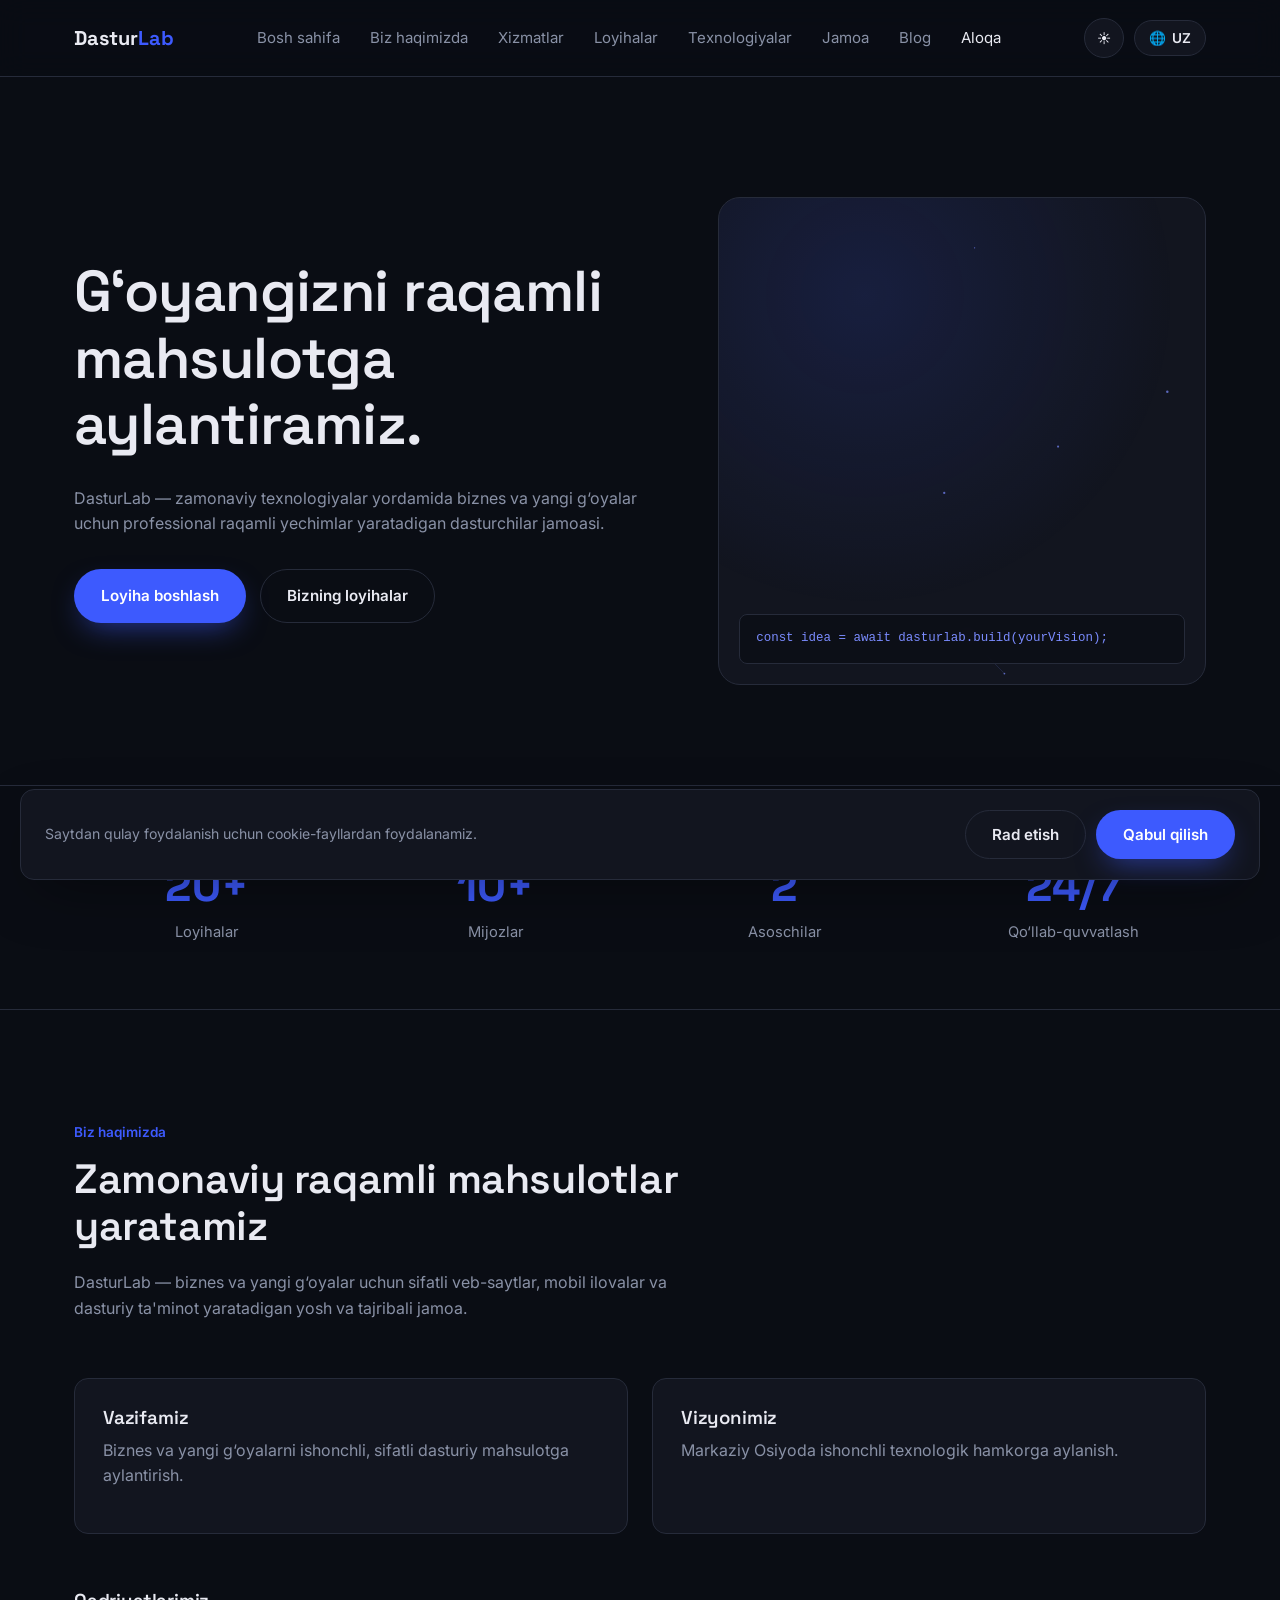
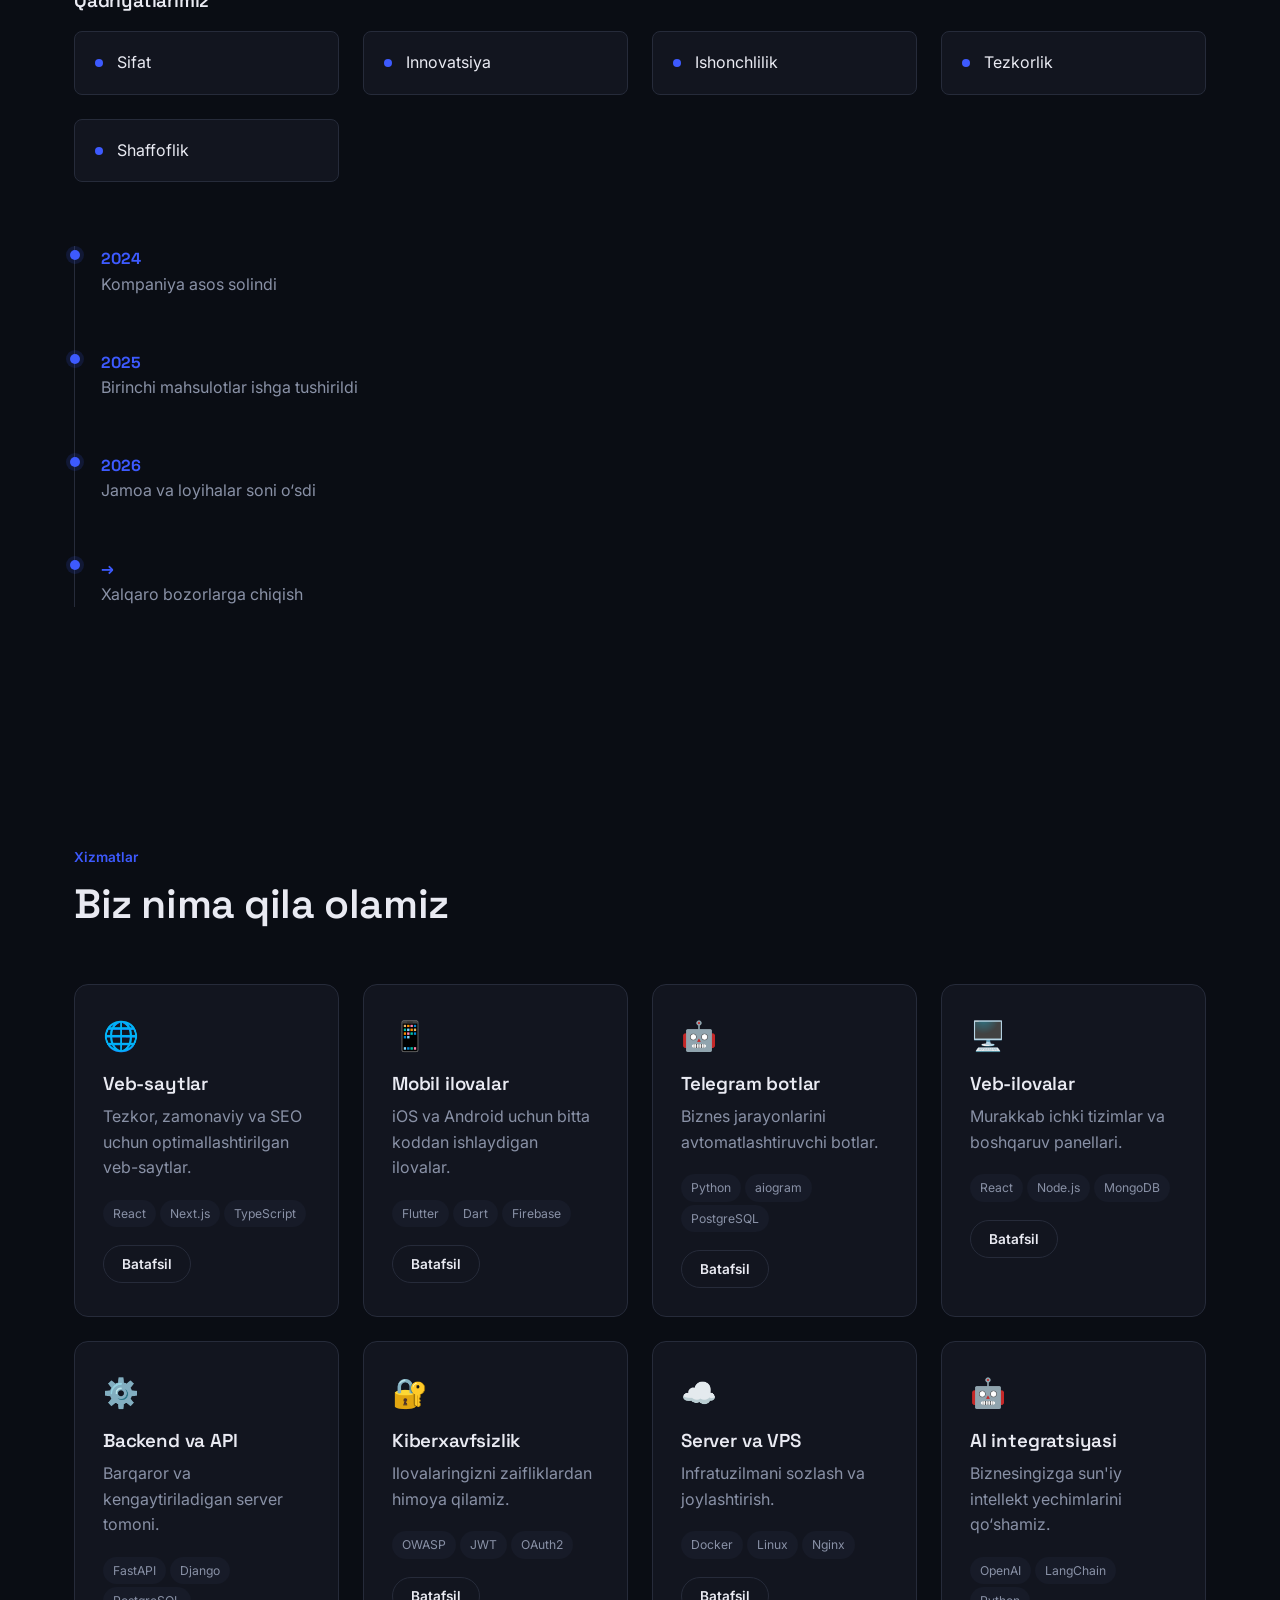
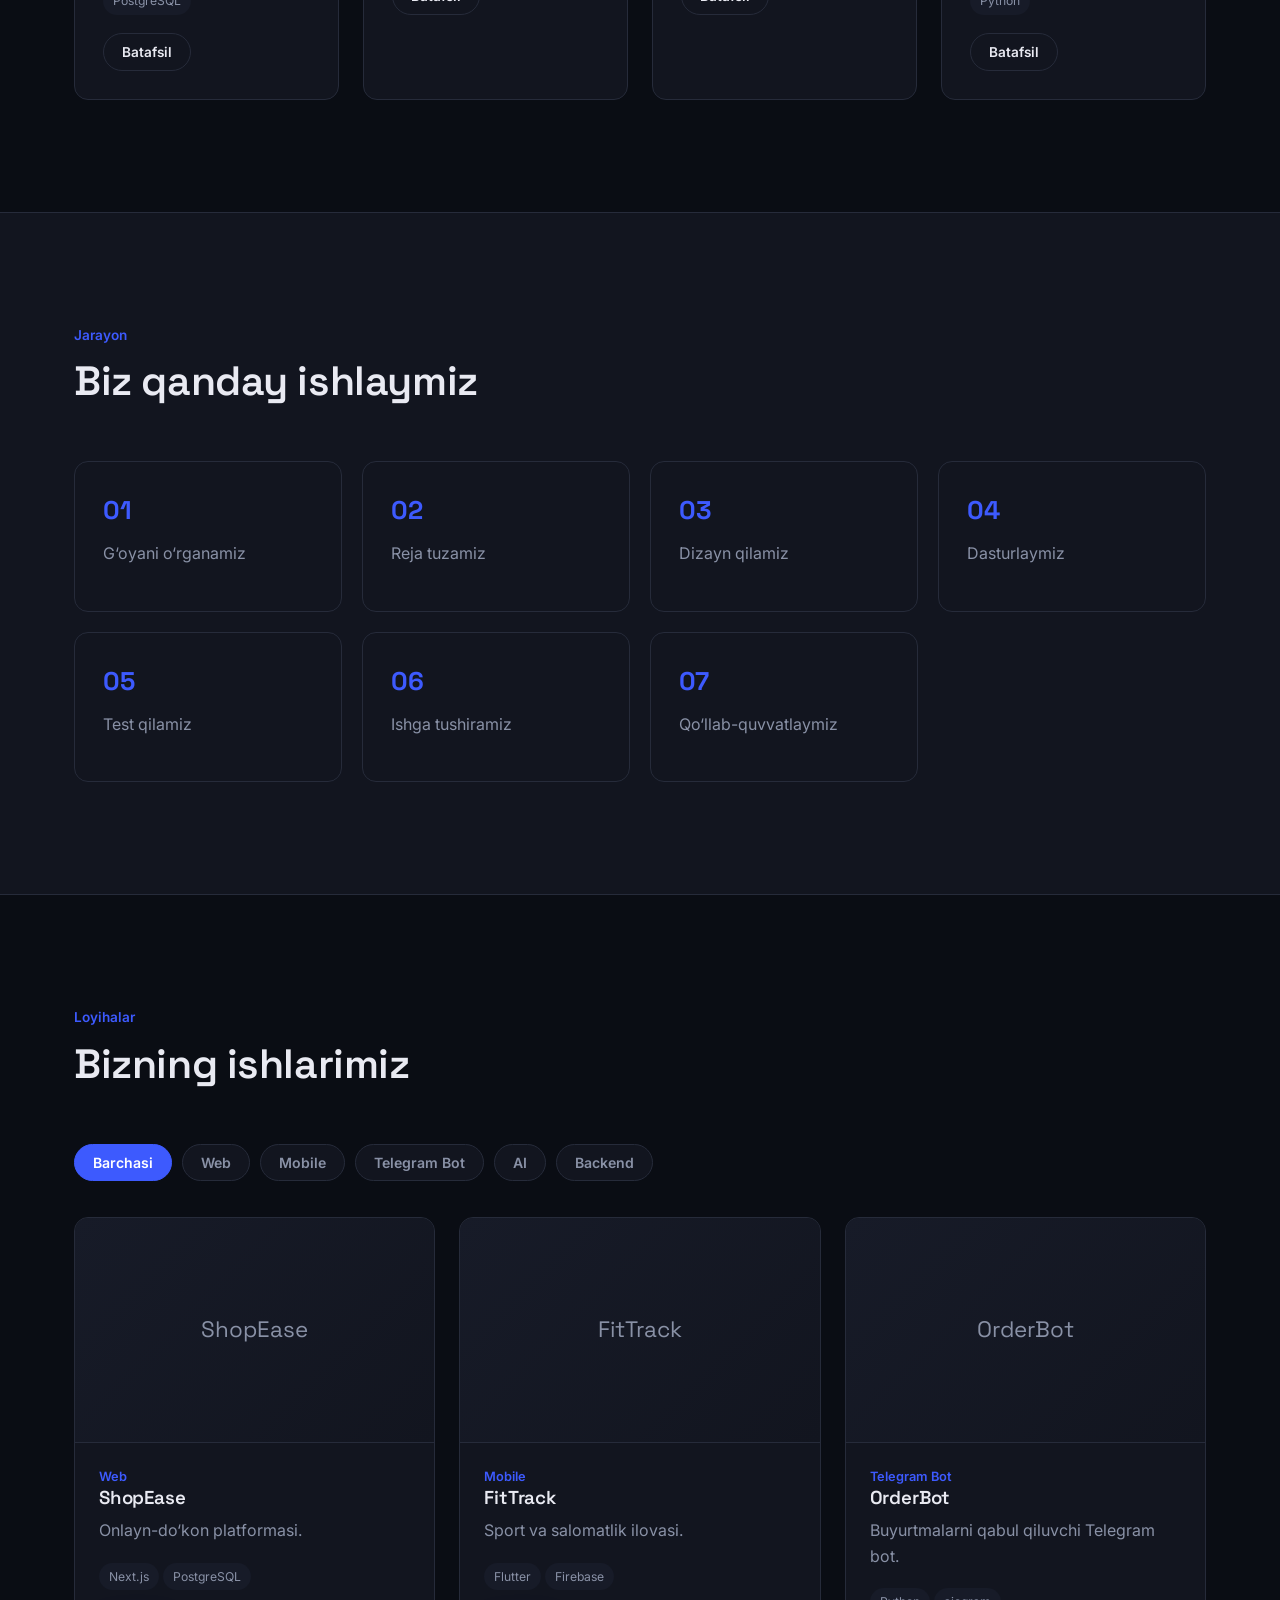
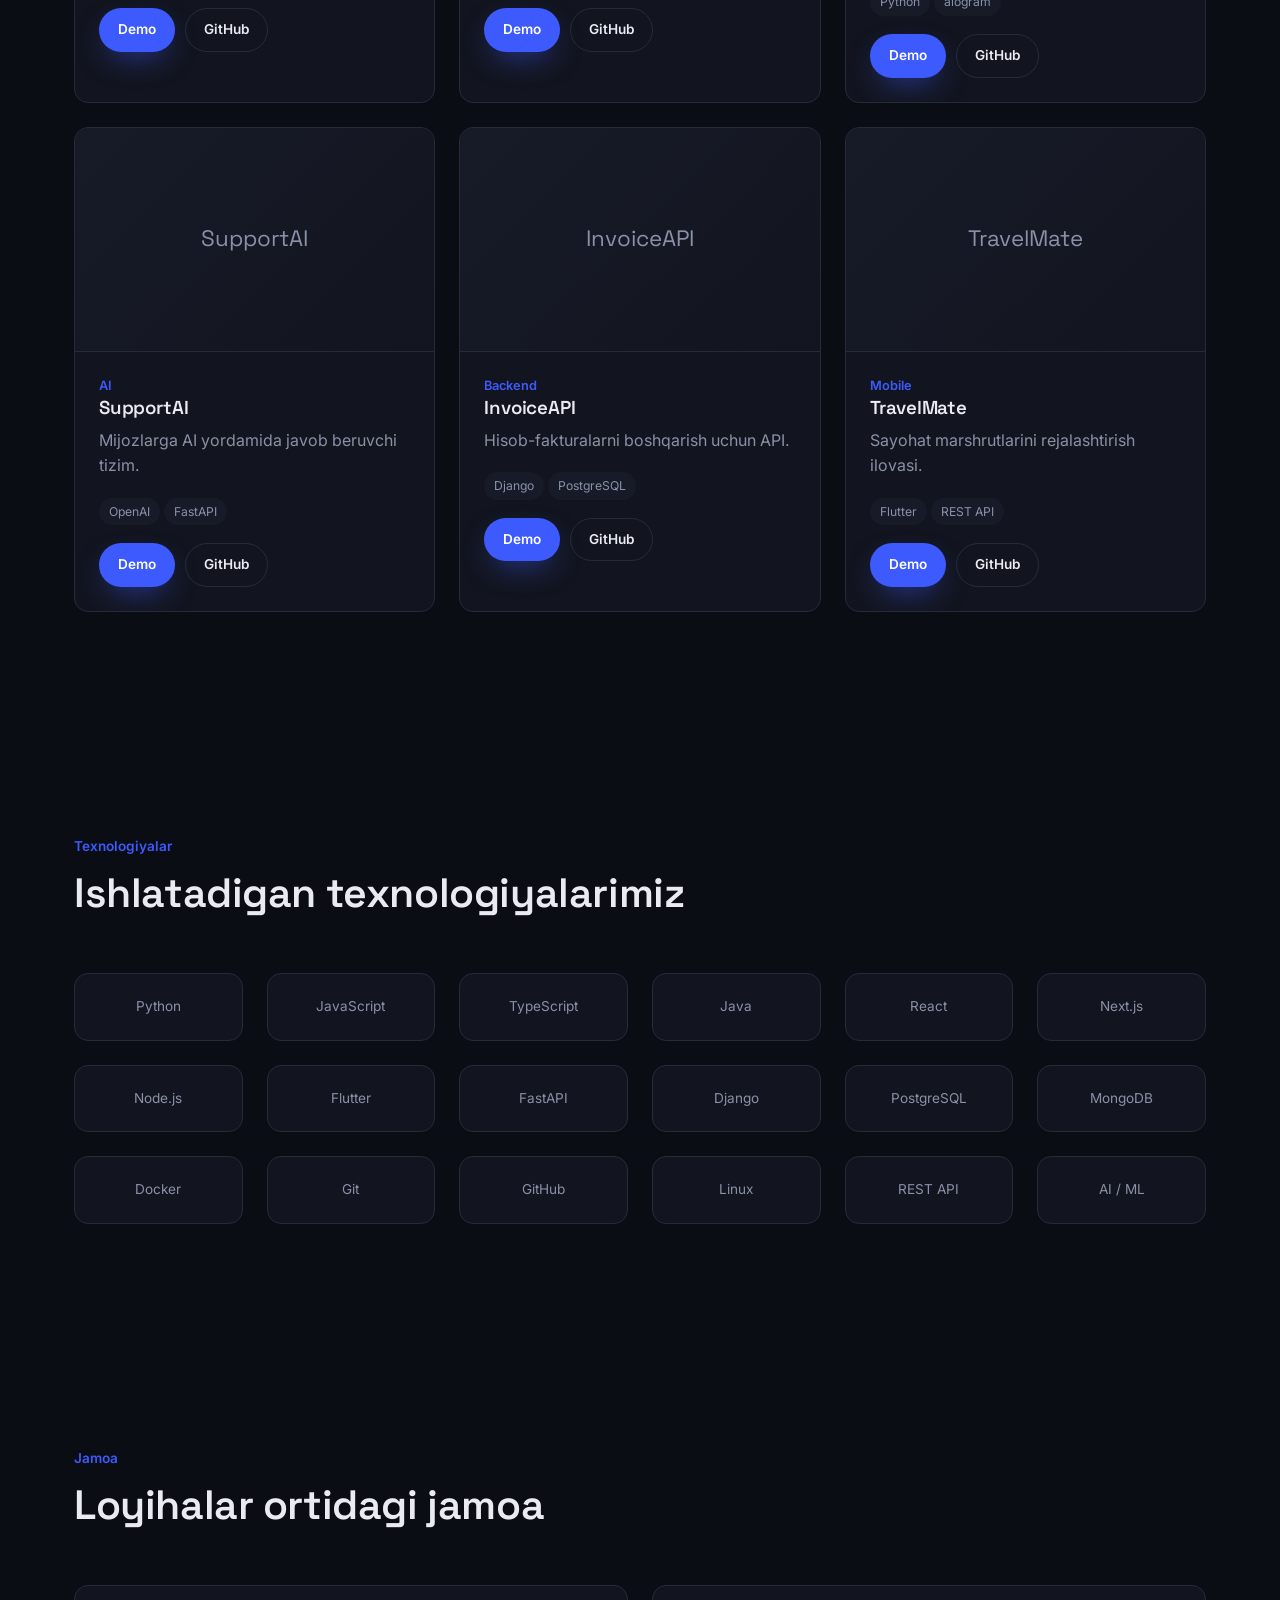
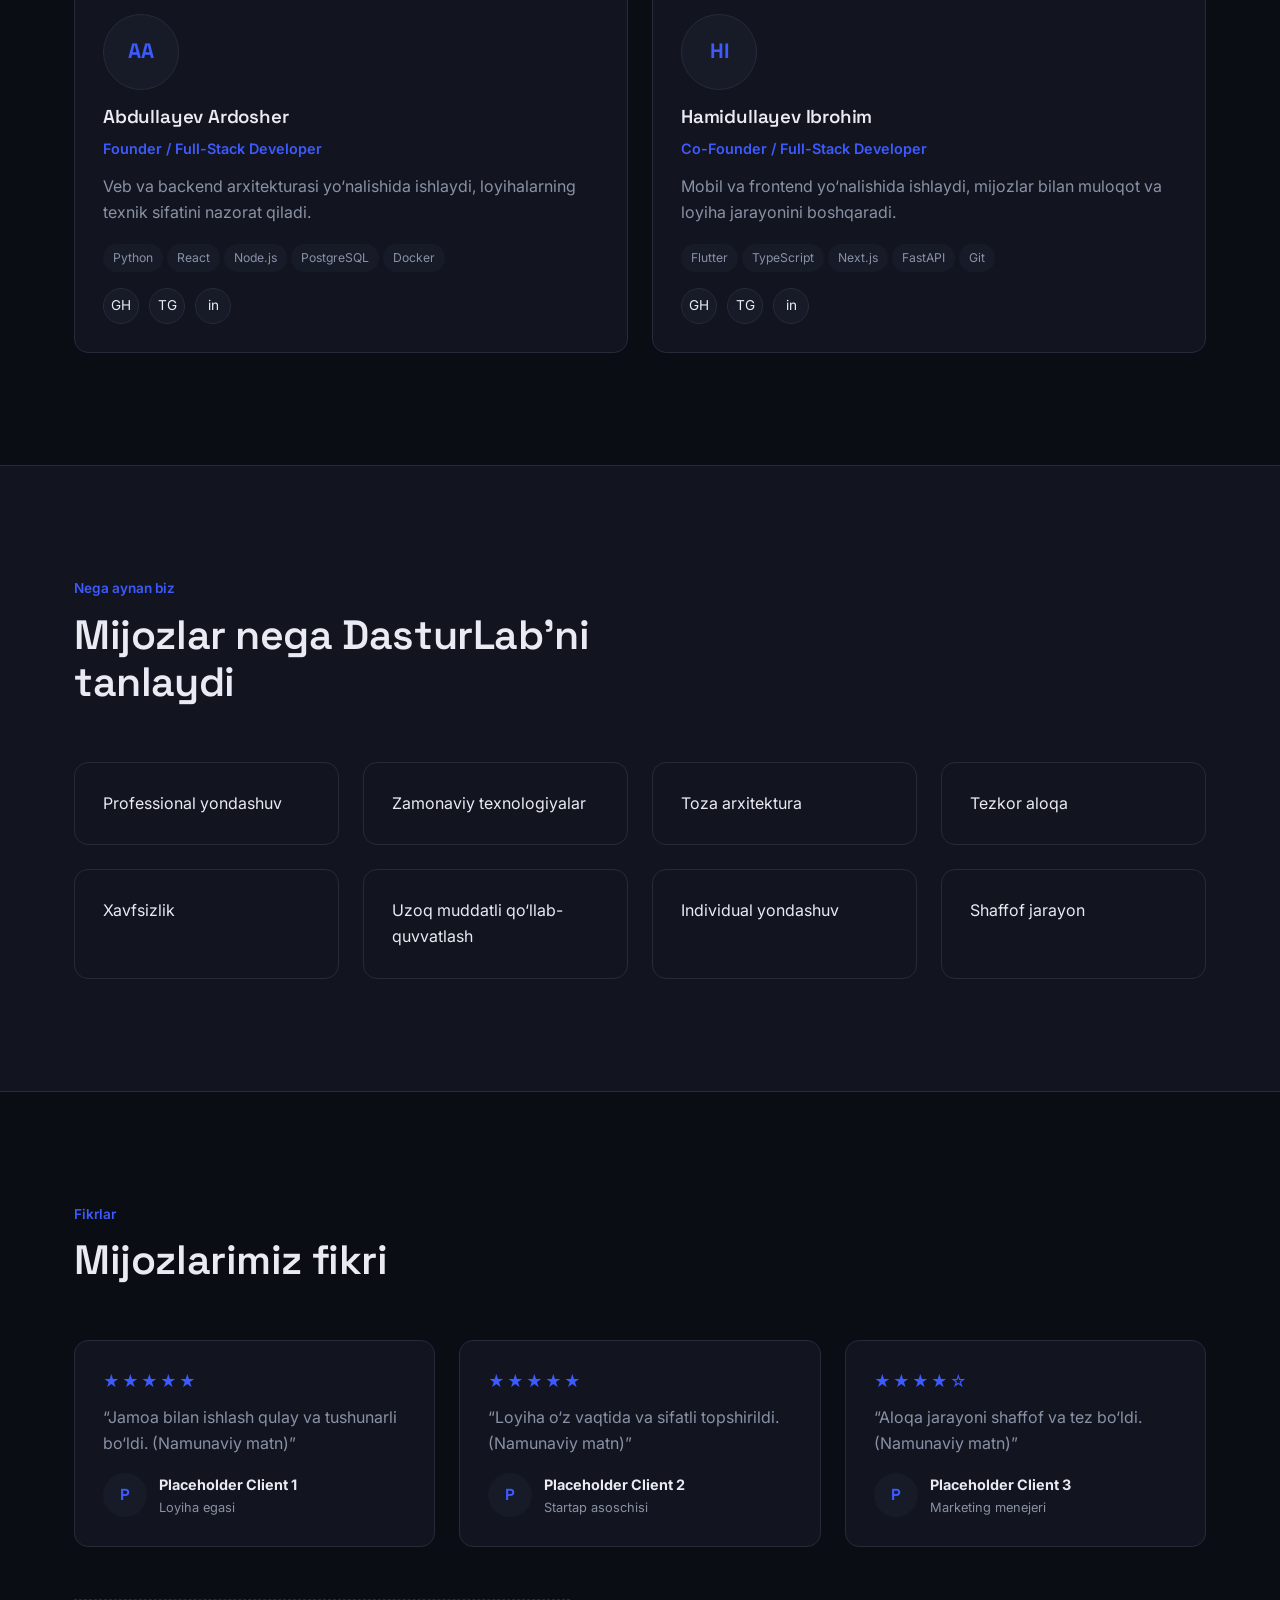
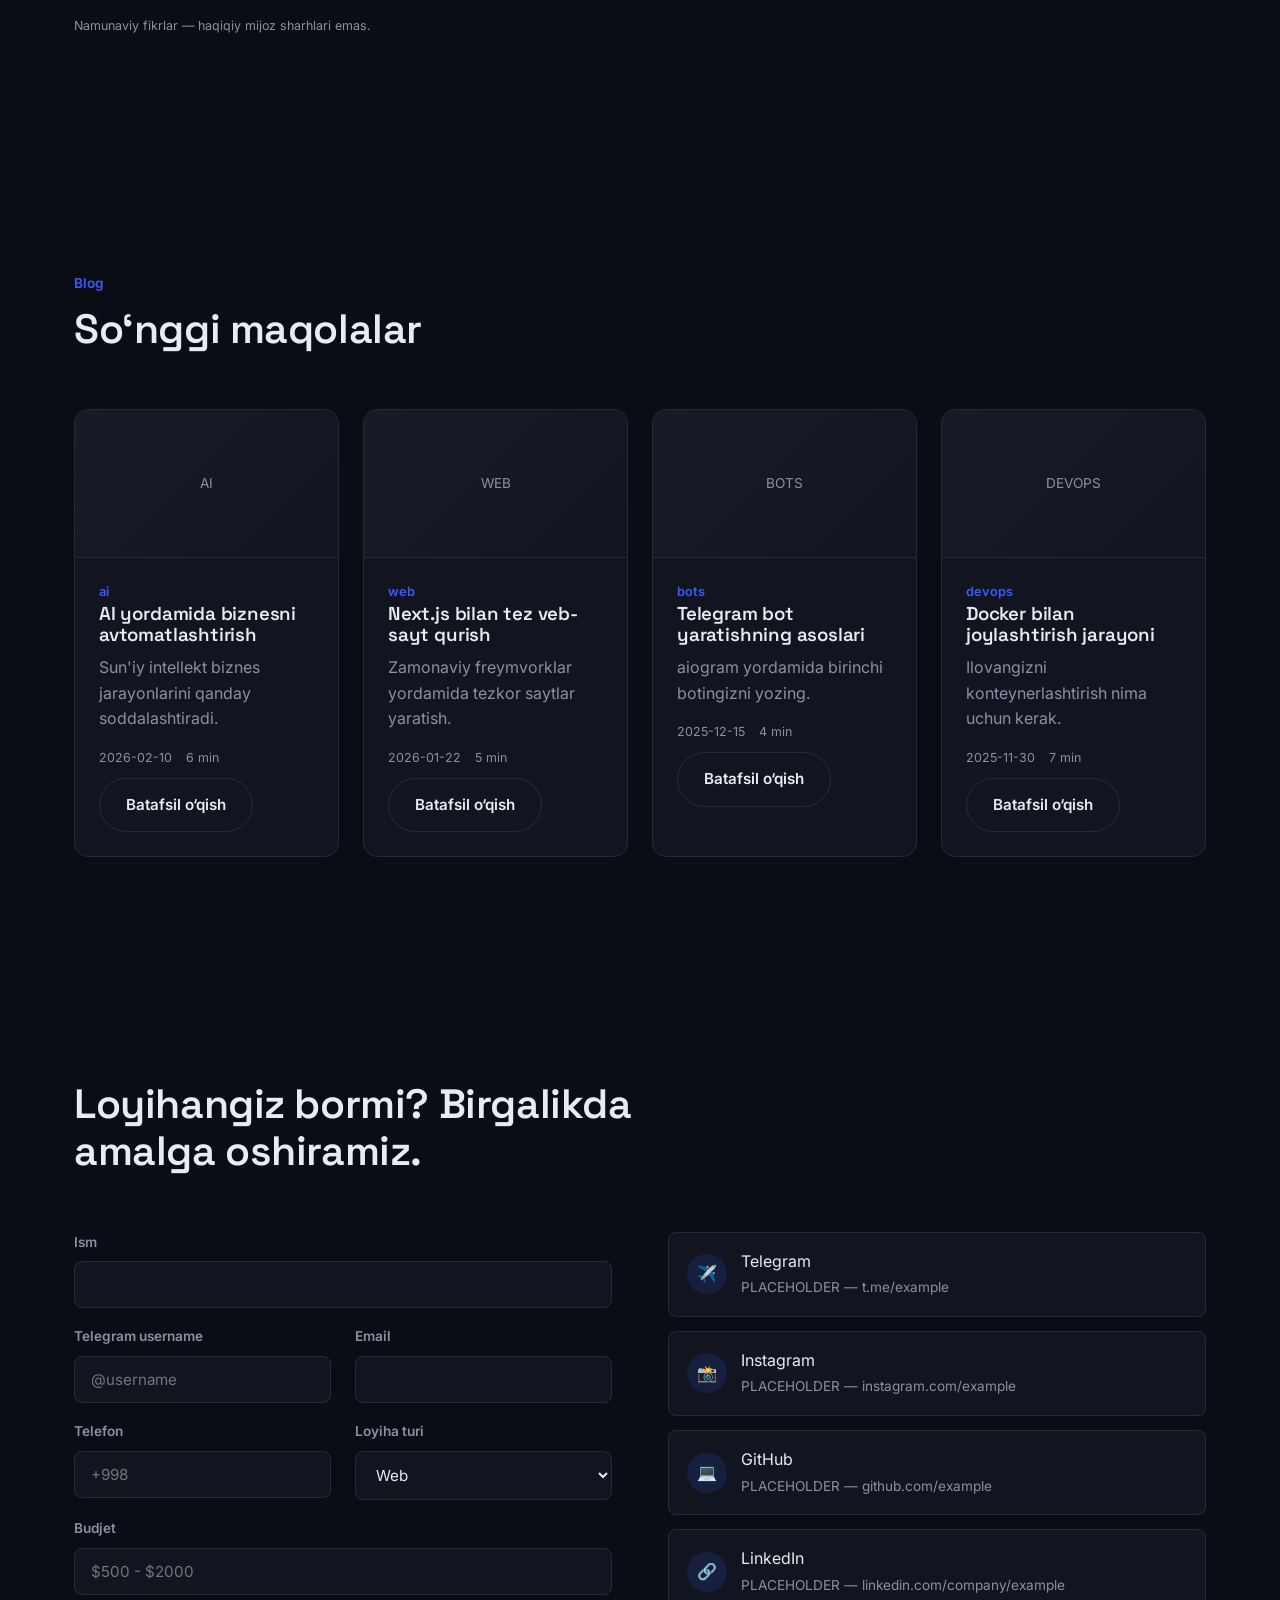
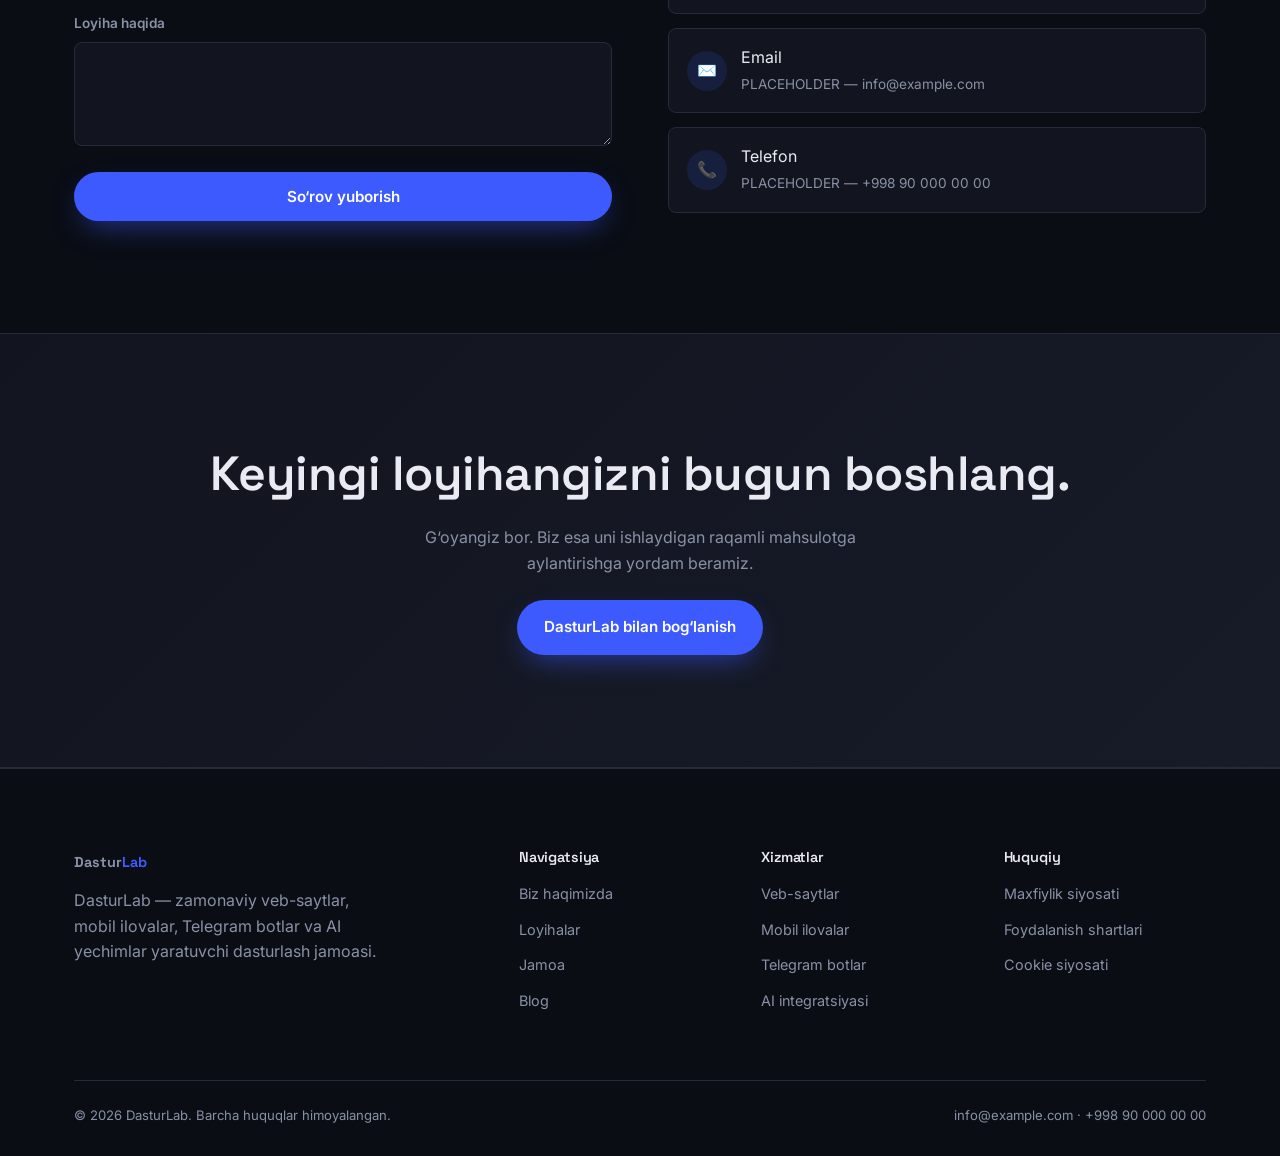
<file: index.html>
<!DOCTYPE html>
<html lang="uz">
<head>
<meta charset="UTF-8">
<meta name="viewport" content="width=device-width, initial-scale=1">
<title>DasturLab — Professional Software Development Company</title>
<meta name="description" content="DasturLab — web saytlar, mobil ilovalar, Telegram botlar, AI va zamonaviy dasturiy yechimlar yaratadigan IT kompaniya.">
<link rel="canonical" href="https://dasturlab.example.com/">
<meta property="og:type" content="website">
<meta property="og:title" content="DasturLab — Professional Software Development Company">
<meta property="og:description" content="Web saytlar, mobil ilovalar, Telegram botlar, AI va zamonaviy dasturiy yechimlar.">
<meta property="og:url" content="https://dasturlab.example.com/">
<meta property="og:image" content="https://dasturlab.example.com/og-image.jpg">
<meta name="twitter:card" content="summary_large_image">
<meta name="twitter:title" content="DasturLab — Professional Software Development Company">
<meta name="twitter:description" content="Web saytlar, mobil ilovalar, Telegram botlar, AI va zamonaviy dasturiy yechimlar.">
<link rel="icon" href="data:image/svg+xml,<svg xmlns=%22http://www.w3.org/2000/svg%22 viewBox=%220 0 100 100%22><text y=%22.9em%22 font-size=%2290%22>💠</text></svg>">
<link rel="preconnect" href="https://fonts.googleapis.com">
<link rel="preconnect" href="https://fonts.gstatic.com" crossorigin>
<link href="https://fonts.googleapis.com/css2?family=Space+Grotesk:wght@500;600;700&family=Inter:wght@400;500;600;700&display=swap" rel="stylesheet">
<link rel="stylesheet" href="css/style.css">
</head>
<body>

<div id="loading-screen"><div class="loader-mark">Dastur<span style="color:var(--accent);">Lab</span></div><div class="loader-bar"><span></span></div></div>

<header class="navbar">
  <div class="container">
    <a href="#top" class="brand">Dastur<span>Lab</span></a>
    <nav class="nav-links" aria-label="Asosiy navigatsiya">
      <a href="#top" data-i18n="nav.home">Bosh sahifa</a>
      <a href="#about" data-i18n="nav.about">Biz haqimizda</a>
      <a href="#services" data-i18n="nav.services">Xizmatlar</a>
      <a href="#projects" data-i18n="nav.projects">Loyihalar</a>
      <a href="#tech" data-i18n="nav.tech">Texnologiyalar</a>
      <a href="#team" data-i18n="nav.team">Jamoa</a>
      <a href="#blog" data-i18n="nav.blog">Blog</a>
      <a href="#contact" data-i18n="nav.contact">Aloqa</a>
    </nav>
    <div class="nav-actions">
      <button class="icon-btn" id="theme-toggle" aria-label="Toggle theme">🌙</button>
      <div class="lang-switch">
        <button id="lang-toggle" aria-haspopup="true" aria-label="Tilni tanlash">🌐 <span id="lang-label">UZ</span></button>
        <div class="lang-menu" id="lang-menu" role="menu">
          <button data-lang="uz" role="menuitem">O‘zbek</button>
          <button data-lang="ru" role="menuitem">Русский</button>
          <button data-lang="en" role="menuitem">English</button>
        </div>
      </div>
      <a href="#contact" class="btn btn-primary" style="display:none;" id="nav-cta-desktop" data-i18n="nav.cta">Loyiha boshlash</a>
      <button class="hamburger" id="hamburger" aria-label="Menyu" aria-expanded="false"><span></span></button>
    </div>
  </div>
  <div class="mobile-panel" id="mobile-panel">
    <a href="#top" data-i18n="nav.home">Bosh sahifa</a>
    <a href="#about" data-i18n="nav.about">Biz haqimizda</a>
    <a href="#services" data-i18n="nav.services">Xizmatlar</a>
    <a href="#projects" data-i18n="nav.projects">Loyihalar</a>
    <a href="#tech" data-i18n="nav.tech">Texnologiyalar</a>
    <a href="#team" data-i18n="nav.team">Jamoa</a>
    <a href="#blog" data-i18n="nav.blog">Blog</a>
    <a href="#contact" data-i18n="nav.contact">Aloqa</a>
    <a href="#contact" class="btn btn-primary btn-block" data-i18n="nav.cta">Loyiha boshlash</a>
  </div>
</header>

<main id="top">

  <!-- HERO -->
  <section class="hero">
    <div class="container">
      <div>
        <h1 data-i18n="hero.title">G‘oyangizni raqamli mahsulotga aylantiramiz.</h1>
        <p data-i18n="hero.subtitle">DasturLab — zamonaviy texnologiyalar yordamida biznes va yangi g‘oyalar uchun professional raqamli yechimlar yaratadigan dasturchilar jamoasi.</p>
        <div class="hero-actions">
          <a href="#contact" class="btn btn-primary" data-i18n="hero.cta1">Loyiha boshlash</a>
          <a href="#projects" class="btn btn-ghost" data-i18n="hero.cta2">Bizning loyihalar</a>
        </div>
      </div>
      <div class="hero-visual" aria-hidden="true">
        <canvas id="hero-canvas"></canvas>
        <div class="hero-code">const idea = await dasturlab.build(yourVision);</div>
      </div>
    </div>
  </section>

  <!-- STATS -->
  <section class="stats section" style="padding:64px 0;">
    <div class="container grid grid-4" id="stats-grid"></div>
  </section>

  <!-- ABOUT -->
  <section class="section" id="about">
    <div class="container">
      <div class="section-head">
        <span class="eyebrow" data-i18n="about.eyebrow">Biz haqimizda</span>
        <h2 data-i18n="about.title">Zamonaviy raqamli mahsulotlar yaratamiz</h2>
        <p>DasturLab — biznes va yangi g‘oyalar uchun sifatli veb-saytlar, mobil ilovalar va dasturiy ta'minot yaratadigan yosh va tajribali jamoa.</p>
      </div>
      <div class="grid grid-2" style="margin-bottom:56px;">
        <div class="card reveal">
          <h3 data-i18n="about.mission.title">Vazifamiz</h3>
          <p data-i18n="about.mission.text">Biznes va yangi g‘oyalarni ishonchli, sifatli dasturiy mahsulotga aylantirish.</p>
        </div>
        <div class="card reveal">
          <h3 data-i18n="about.vision.title">Vizyonimiz</h3>
          <p data-i18n="about.vision.text">Markaziy Osiyoda ishonchli texnologik hamkorga aylanish.</p>
        </div>
      </div>
      <h3 data-i18n="about.values.title" style="margin-bottom:20px;">Qadriyatlarimiz</h3>
      <div class="grid grid-4" id="values-grid" style="margin-bottom:64px;"></div>
      <div class="timeline" id="timeline"></div>
    </div>
  </section>

  <!-- SERVICES -->
  <section class="section" id="services">
    <div class="container">
      <div class="section-head">
        <span class="eyebrow" data-i18n="services.eyebrow">Xizmatlar</span>
        <h2 data-i18n="services.title">Biz nima qila olamiz</h2>
      </div>
      <div class="grid grid-4" id="services-grid"></div>
    </div>
  </section>

  <!-- PROCESS -->
  <section class="section" style="background:var(--surface); border-top:1px solid var(--border); border-bottom:1px solid var(--border);">
    <div class="container">
      <div class="section-head">
        <span class="eyebrow" data-i18n="process.eyebrow">Jarayon</span>
        <h2 data-i18n="process.title">Biz qanday ishlaymiz</h2>
      </div>
      <div class="process-grid" id="process-grid"></div>
    </div>
  </section>

  <!-- PROJECTS -->
  <section class="section" id="projects">
    <div class="container">
      <div class="section-head">
        <span class="eyebrow" data-i18n="projects.eyebrow">Loyihalar</span>
        <h2 data-i18n="projects.title">Bizning ishlarimiz</h2>
      </div>
      <div class="filter-bar" id="filter-bar"></div>
      <div class="grid grid-3" id="projects-grid"></div>
    </div>
  </section>

  <!-- TECHNOLOGIES -->
  <section class="section" id="tech">
    <div class="container">
      <div class="section-head">
        <span class="eyebrow" data-i18n="tech.eyebrow">Texnologiyalar</span>
        <h2 data-i18n="tech.title">Ishlatadigan texnologiyalarimiz</h2>
      </div>
      <div class="grid grid-4" id="tech-grid" style="grid-template-columns:repeat(6,1fr);"></div>
    </div>
  </section>

  <!-- TEAM -->
  <section class="section" id="team">
    <div class="container">
      <div class="section-head">
        <span class="eyebrow" data-i18n="team.eyebrow">Jamoa</span>
        <h2 data-i18n="team.title">Loyihalar ortidagi jamoa</h2>
      </div>
      <div class="grid grid-2" id="team-grid"></div>
    </div>
  </section>

  <!-- WHY US -->
  <section class="section" style="background:var(--surface); border-top:1px solid var(--border); border-bottom:1px solid var(--border);">
    <div class="container">
      <div class="section-head">
        <span class="eyebrow" data-i18n="why.eyebrow">Nega aynan biz</span>
        <h2 data-i18n="why.title">Mijozlar nega DasturLab'ni tanlaydi</h2>
      </div>
      <div class="grid grid-4" id="why-grid"></div>
    </div>
  </section>

  <!-- TESTIMONIALS -->
  <section class="section">
    <div class="container">
      <div class="section-head">
        <span class="eyebrow" data-i18n="testi.eyebrow">Fikrlar</span>
        <h2 data-i18n="testi.title">Mijozlarimiz fikri</h2>
      </div>
      <div class="grid grid-3" id="testimonials-grid"></div>
    </div>
  </section>

  <!-- BLOG -->
  <section class="section" id="blog">
    <div class="container">
      <div class="section-head">
        <span class="eyebrow" data-i18n="blog.eyebrow">Blog</span>
        <h2 data-i18n="blog.title">So‘nggi maqolalar</h2>
      </div>
      <div class="grid grid-4" id="blog-grid"></div>
    </div>
  </section>

  <!-- CONTACT -->
  <section class="section" id="contact">
    <div class="container">
      <div class="section-head">
        <h2 data-i18n="contact.title">Loyihangiz bormi? Birgalikda amalga oshiramiz.</h2>
      </div>
      <div class="contact-wrap">
        <form id="contact-form" novalidate>
          <div class="form-row" data-field="name">
            <label for="f-name" data-i18n="contact.name">Ism</label>
            <input type="text" id="f-name" name="name" required>
            <div class="form-error" data-i18n="contact.required">Bu maydon majburiy</div>
          </div>
          <div class="grid grid-2">
            <div class="form-row" data-field="telegram">
              <label for="f-tg" data-i18n="contact.telegram">Telegram username</label>
              <input type="text" id="f-tg" name="telegram" placeholder="@username">
            </div>
            <div class="form-row" data-field="email">
              <label for="f-email" data-i18n="contact.email">Email</label>
              <input type="email" id="f-email" name="email" required>
              <div class="form-error" data-i18n="contact.invalidEmail">Email manzil noto‘g‘ri</div>
            </div>
          </div>
          <div class="grid grid-2">
            <div class="form-row" data-field="phone">
              <label for="f-phone" data-i18n="contact.phone">Telefon</label>
              <input type="tel" id="f-phone" name="phone" placeholder="+998">
            </div>
            <div class="form-row" data-field="projectType">
              <label for="f-type" data-i18n="contact.type">Loyiha turi</label>
              <select id="f-type" name="projectType">
                <option value="web">Web</option>
                <option value="mobile">Mobile</option>
                <option value="bot">Telegram Bot</option>
                <option value="ai">AI</option>
                <option value="other">Other</option>
              </select>
            </div>
          </div>
          <div class="form-row" data-field="budget">
            <label for="f-budget" data-i18n="contact.budget">Budjet</label>
            <input type="text" id="f-budget" name="budget" placeholder="$500 - $2000">
          </div>
          <div class="form-row" data-field="message">
            <label for="f-message" data-i18n="contact.message">Loyiha haqida</label>
            <textarea id="f-message" name="message" rows="4" required></textarea>
            <div class="form-error" data-i18n="contact.required">Bu maydon majburiy</div>
          </div>
          <button type="submit" class="btn btn-primary btn-block" data-i18n="contact.submit">So‘rov yuborish</button>
          <div class="form-status" id="form-status"></div>
        </form>
        <div class="contact-cards">
          <div class="contact-pill"><div class="ic">✈️</div><div>Telegram <br><span style="color:var(--text-muted); font-size:.85rem;">PLACEHOLDER — t.me/example</span></div></div>
          <div class="contact-pill"><div class="ic">📸</div><div>Instagram <br><span style="color:var(--text-muted); font-size:.85rem;">PLACEHOLDER — instagram.com/example</span></div></div>
          <div class="contact-pill"><div class="ic">💻</div><div>GitHub <br><span style="color:var(--text-muted); font-size:.85rem;">PLACEHOLDER — github.com/example</span></div></div>
          <div class="contact-pill"><div class="ic">🔗</div><div>LinkedIn <br><span style="color:var(--text-muted); font-size:.85rem;">PLACEHOLDER — linkedin.com/company/example</span></div></div>
          <div class="contact-pill"><div class="ic">✉️</div><div>Email <br><span style="color:var(--text-muted); font-size:.85rem;">PLACEHOLDER — info@example.com</span></div></div>
          <div class="contact-pill"><div class="ic">📞</div><div>Telefon <br><span style="color:var(--text-muted); font-size:.85rem;">PLACEHOLDER — +998 90 000 00 00</span></div></div>
        </div>
      </div>
    </div>
  </section>

  <!-- CTA -->
  <section class="cta-section section">
    <div class="container">
      <h2 data-i18n="cta.title">Keyingi loyihangizni bugun boshlang.</h2>
      <p style="margin:0 auto; max-width:520px;" data-i18n="cta.text">G‘oyangiz bor. Biz esa uni ishlaydigan raqamli mahsulotga aylantirishga yordam beramiz.</p>
      <a href="#contact" class="btn btn-primary" data-i18n="cta.button">DasturLab bilan bog‘lanish</a>
    </div>
  </section>

</main>

<footer>
  <div class="container">
    <div class="footer-grid">
      <div>
        <a href="#top" class="brand">Dastur<span style="color:var(--accent);">Lab</span></a>
        <p style="margin-top:14px; max-width:32ch;">DasturLab — zamonaviy veb-saytlar, mobil ilovalar, Telegram botlar va AI yechimlar yaratuvchi dasturlash jamoasi.</p>
      </div>
      <div>
        <h4 data-i18n="footer.nav">Navigatsiya</h4>
        <ul>
          <li><a href="#about" data-i18n="nav.about">Biz haqimizda</a></li>
          <li><a href="#projects" data-i18n="nav.projects">Loyihalar</a></li>
          <li><a href="#team" data-i18n="nav.team">Jamoa</a></li>
          <li><a href="#blog" data-i18n="nav.blog">Blog</a></li>
        </ul>
      </div>
      <div>
        <h4 data-i18n="footer.services">Xizmatlar</h4>
        <ul>
          <li><a href="#services">Veb-saytlar</a></li>
          <li><a href="#services">Mobil ilovalar</a></li>
          <li><a href="#services">Telegram botlar</a></li>
          <li><a href="#services">AI integratsiyasi</a></li>
        </ul>
      </div>
      <div>
        <h4 data-i18n="footer.legal">Huquqiy</h4>
        <ul>
          <li><a href="privacy.html" data-i18n="footer.privacy">Maxfiylik siyosati</a></li>
          <li><a href="terms.html" data-i18n="footer.terms">Foydalanish shartlari</a></li>
          <li><a href="cookies.html" data-i18n="footer.cookies">Cookie siyosati</a></li>
        </ul>
      </div>
    </div>
    <div class="footer-bottom">
      <span>© 2026 DasturLab. <span data-i18n="footer.rights">Barcha huquqlar himoyalangan.</span></span>
      <span>info@example.com · +998 90 000 00 00</span>
    </div>
  </div>
</footer>

<div class="cookie-banner" id="cookie-banner" role="dialog" aria-label="Cookie consent">
  <p data-i18n="cookie.text">Saytdan qulay foydalanish uchun cookie-fayllardan foydalanamiz.</p>
  <div class="cookie-actions">
    <button class="btn btn-ghost" data-decline data-i18n="cookie.decline">Rad etish</button>
    <button class="btn btn-primary" data-accept data-i18n="cookie.accept">Qabul qilish</button>
  </div>
</div>

<script src="js/config.js"></script>
<script src="js/api.js"></script>
<script src="js/i18n.js"></script>
<script src="js/app.js"></script>
</body>
</html>
</file>
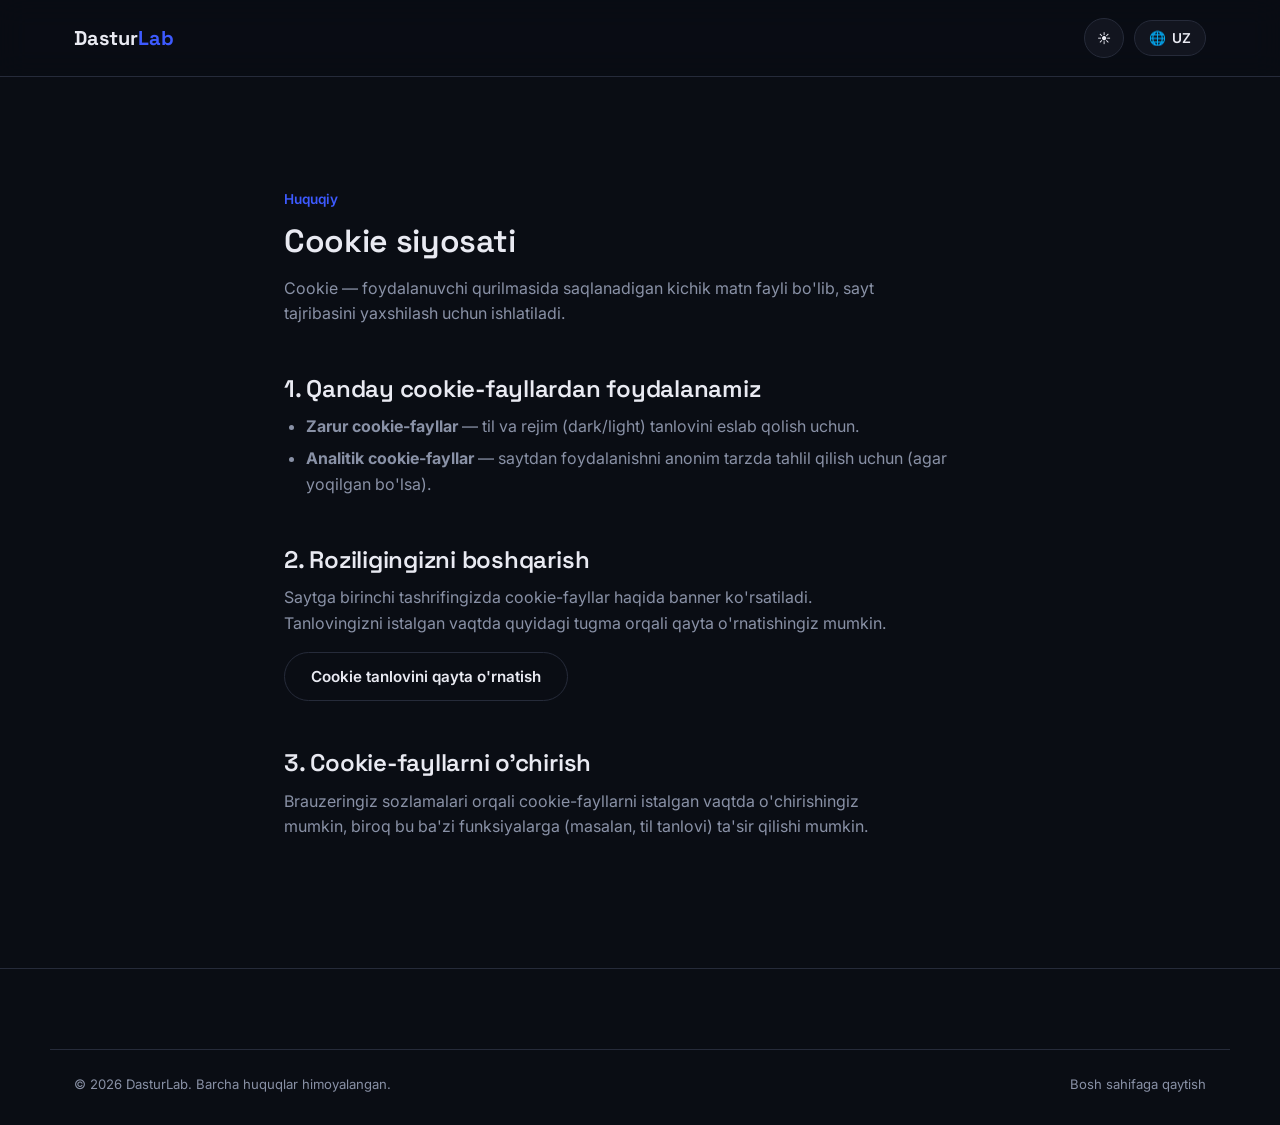
<file: cookies.html>
<!DOCTYPE html>
<html lang="uz">
<head>
<meta charset="UTF-8">
<meta name="viewport" content="width=device-width, initial-scale=1">
<title>Cookie siyosati — DasturLab</title>
<meta name="description" content="DasturLab cookie siyosati va cookie-fayllarni boshqarish.">
<link rel="canonical" href="https://dasturlab.example.com/cookies.html">
<link href="https://fonts.googleapis.com/css2?family=Space+Grotesk:wght@600;700&family=Inter:wght@400;500;600&display=swap" rel="stylesheet">
<link rel="stylesheet" href="css/style.css">
</head>
<body>
<header class="navbar">
  <div class="container">
    <a href="index.html" class="brand">Dastur<span>Lab</span></a>
    <div class="nav-actions">
      <button class="icon-btn" id="theme-toggle" aria-label="Toggle theme">🌙</button>
      <div class="lang-switch">
        <button id="lang-toggle" aria-haspopup="true">🌐 <span id="lang-label">UZ</span></button>
        <div class="lang-menu" id="lang-menu" role="menu">
          <button data-lang="uz" role="menuitem">O‘zbek</button>
          <button data-lang="ru" role="menuitem">Русский</button>
          <button data-lang="en" role="menuitem">English</button>
        </div>
      </div>
    </div>
  </div>
</header>
<main class="section legal-page">
  <div class="container" style="max-width:760px;">
    <span class="eyebrow">Huquqiy</span>
    <h1>Cookie siyosati</h1>
    <p>Cookie — foydalanuvchi qurilmasida saqlanadigan kichik matn fayli bo'lib, sayt tajribasini yaxshilash uchun ishlatiladi.</p>

    <h2>1. Qanday cookie-fayllardan foydalanamiz</h2>
    <ul>
      <li><strong>Zarur cookie-fayllar</strong> — til va rejim (dark/light) tanlovini eslab qolish uchun.</li>
      <li><strong>Analitik cookie-fayllar</strong> — saytdan foydalanishni anonim tarzda tahlil qilish uchun (agar yoqilgan bo'lsa).</li>
    </ul>

    <h2>2. Roziligingizni boshqarish</h2>
    <p>Saytga birinchi tashrifingizda cookie-fayllar haqida banner ko'rsatiladi. Tanlovingizni istalgan vaqtda quyidagi tugma orqali qayta o'rnatishingiz mumkin.</p>
    <button class="btn btn-ghost" id="reset-consent">Cookie tanlovini qayta o'rnatish</button>
    <p id="reset-msg" style="color:var(--success); display:none; margin-top:10px;">Tanlov qayta o'rnatildi. Bosh sahifaga qaytganingizda banner qayta ko'rsatiladi.</p>

    <h2>3. Cookie-fayllarni o'chirish</h2>
    <p>Brauzeringiz sozlamalari orqali cookie-fayllarni istalgan vaqtda o'chirishingiz mumkin, biroq bu ba'zi funksiyalarga (masalan, til tanlovi) ta'sir qilishi mumkin.</p>
  </div>
</main>
<footer>
  <div class="container footer-bottom">
    <span>© 2026 DasturLab. Barcha huquqlar himoyalangan.</span>
    <a href="index.html">Bosh sahifaga qaytish</a>
  </div>
</footer>
<script src="js/i18n.js"></script>
<script src="js/legal.js"></script>
<script>
document.getElementById("reset-consent").addEventListener("click", () => {
  localStorage.removeItem("dl_cookie_consent");
  document.getElementById("reset-msg").style.display = "block";
});
</script>
</body>
</html>
</file>
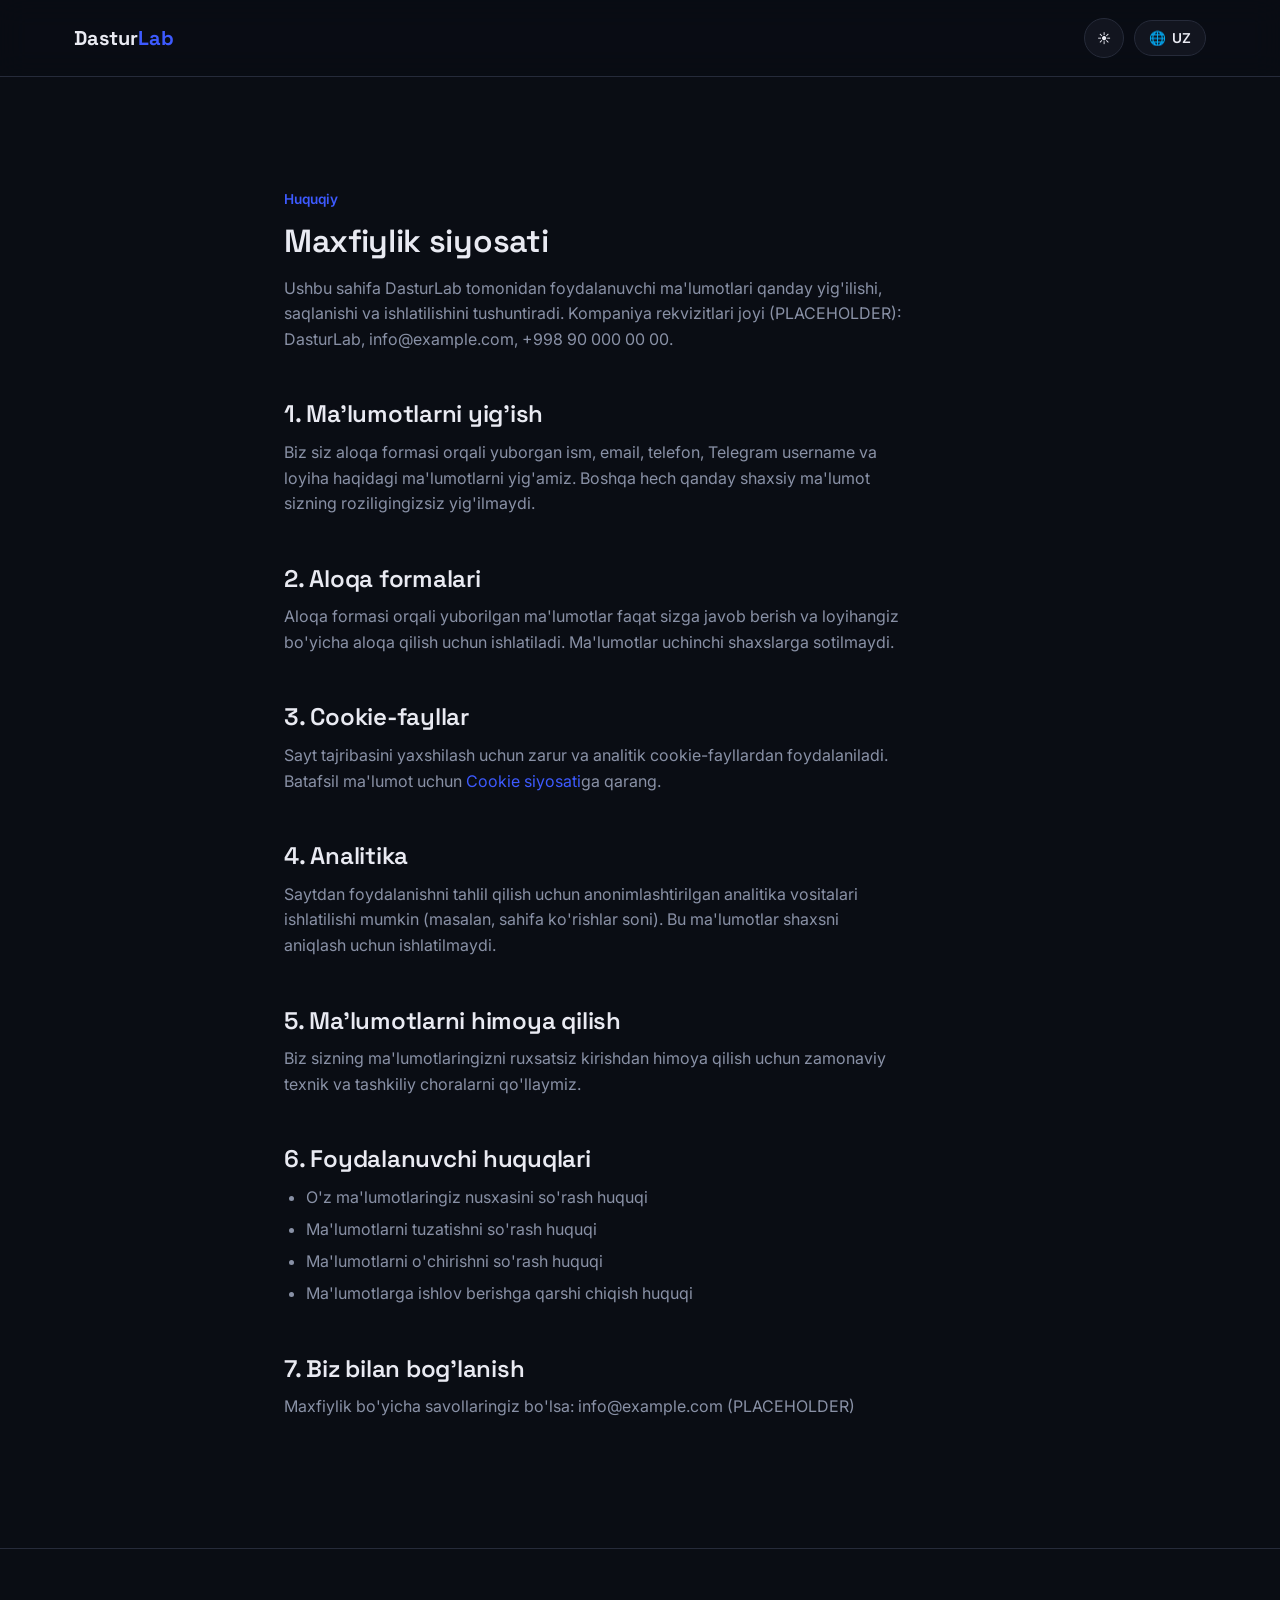
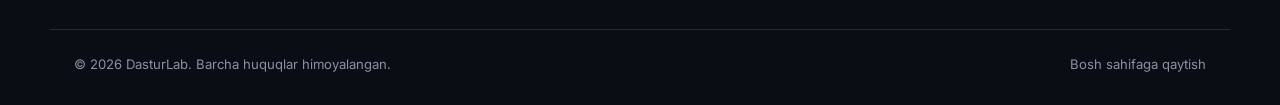
<file: privacy.html>
<!DOCTYPE html>
<html lang="uz">
<head>
<meta charset="UTF-8">
<meta name="viewport" content="width=device-width, initial-scale=1">
<title>Maxfiylik siyosati — DasturLab</title>
<meta name="description" content="DasturLab maxfiylik siyosati: ma'lumotlarni yig'ish, cookie va foydalanuvchi huquqlari.">
<link rel="canonical" href="https://dasturlab.example.com/privacy.html">
<link href="https://fonts.googleapis.com/css2?family=Space+Grotesk:wght@600;700&family=Inter:wght@400;500;600&display=swap" rel="stylesheet">
<link rel="stylesheet" href="css/style.css">
</head>
<body>
<header class="navbar">
  <div class="container">
    <a href="index.html" class="brand">Dastur<span>Lab</span></a>
    <div class="nav-actions">
      <button class="icon-btn" id="theme-toggle" aria-label="Toggle theme">🌙</button>
      <div class="lang-switch">
        <button id="lang-toggle" aria-haspopup="true">🌐 <span id="lang-label">UZ</span></button>
        <div class="lang-menu" id="lang-menu" role="menu">
          <button data-lang="uz" role="menuitem">O‘zbek</button>
          <button data-lang="ru" role="menuitem">Русский</button>
          <button data-lang="en" role="menuitem">English</button>
        </div>
      </div>
    </div>
  </div>
</header>
<main class="section legal-page">
  <div class="container" style="max-width:760px;">
    <span class="eyebrow">Huquqiy</span>
    <h1>Maxfiylik siyosati</h1>
    <p>Ushbu sahifa DasturLab tomonidan foydalanuvchi ma'lumotlari qanday yig'ilishi, saqlanishi va ishlatilishini tushuntiradi. Kompaniya rekvizitlari joyi (PLACEHOLDER): DasturLab, info@example.com, +998 90 000 00 00.</p>

    <h2>1. Ma'lumotlarni yig'ish</h2>
    <p>Biz siz aloqa formasi orqali yuborgan ism, email, telefon, Telegram username va loyiha haqidagi ma'lumotlarni yig'amiz. Boshqa hech qanday shaxsiy ma'lumot sizning roziligingizsiz yig'ilmaydi.</p>

    <h2>2. Aloqa formalari</h2>
    <p>Aloqa formasi orqali yuborilgan ma'lumotlar faqat sizga javob berish va loyihangiz bo'yicha aloqa qilish uchun ishlatiladi. Ma'lumotlar uchinchi shaxslarga sotilmaydi.</p>

    <h2>3. Cookie-fayllar</h2>
    <p>Sayt tajribasini yaxshilash uchun zarur va analitik cookie-fayllardan foydalaniladi. Batafsil ma'lumot uchun <a href="cookies.html" style="color:var(--accent);">Cookie siyosati</a>ga qarang.</p>

    <h2>4. Analitika</h2>
    <p>Saytdan foydalanishni tahlil qilish uchun anonimlashtirilgan analitika vositalari ishlatilishi mumkin (masalan, sahifa ko'rishlar soni). Bu ma'lumotlar shaxsni aniqlash uchun ishlatilmaydi.</p>

    <h2>5. Ma'lumotlarni himoya qilish</h2>
    <p>Biz sizning ma'lumotlaringizni ruxsatsiz kirishdan himoya qilish uchun zamonaviy texnik va tashkiliy choralarni qo'llaymiz.</p>

    <h2>6. Foydalanuvchi huquqlari</h2>
    <ul>
      <li>O'z ma'lumotlaringiz nusxasini so'rash huquqi</li>
      <li>Ma'lumotlarni tuzatishni so'rash huquqi</li>
      <li>Ma'lumotlarni o'chirishni so'rash huquqi</li>
      <li>Ma'lumotlarga ishlov berishga qarshi chiqish huquqi</li>
    </ul>

    <h2>7. Biz bilan bog'lanish</h2>
    <p>Maxfiylik bo'yicha savollaringiz bo'lsa: info@example.com (PLACEHOLDER)</p>
  </div>
</main>
<footer>
  <div class="container footer-bottom">
    <span>© 2026 DasturLab. Barcha huquqlar himoyalangan.</span>
    <a href="index.html">Bosh sahifaga qaytish</a>
  </div>
</footer>
<script src="js/i18n.js"></script>
<script src="js/legal.js"></script>
</body>
</html>
</file>
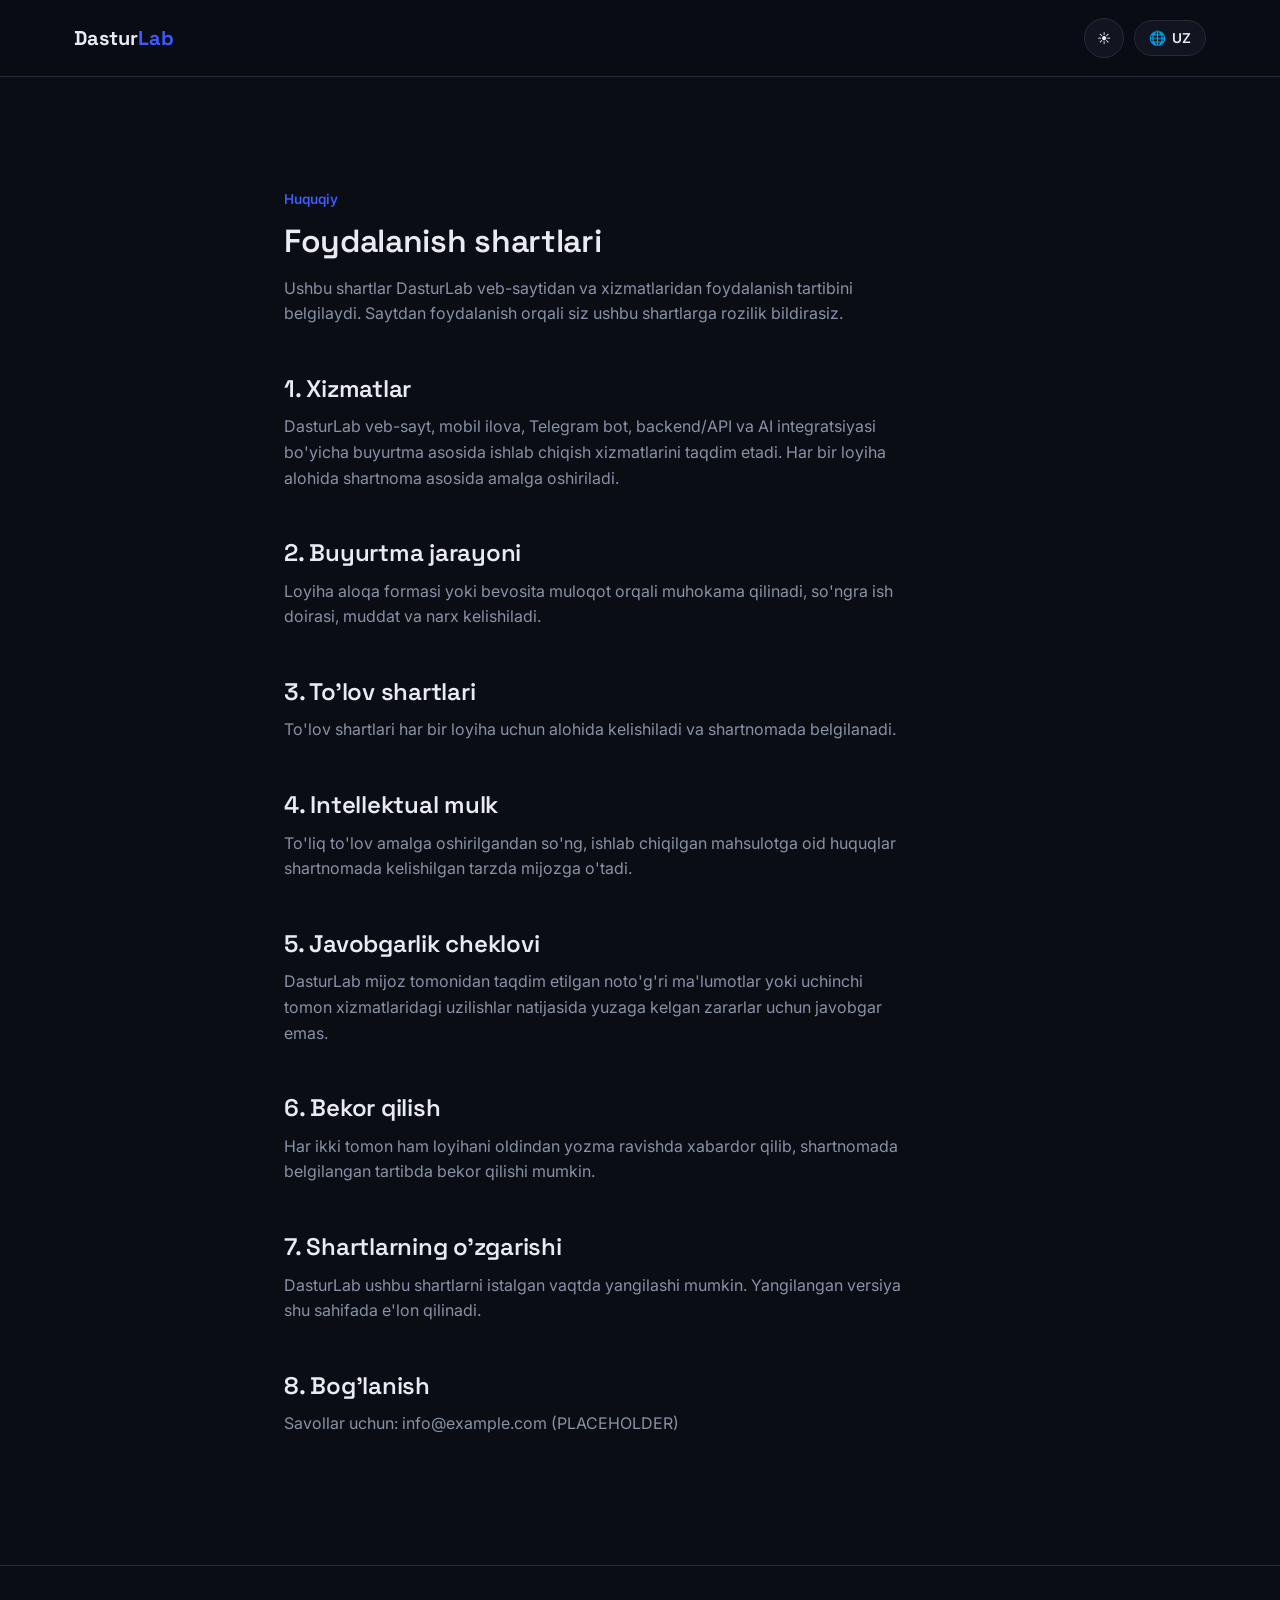
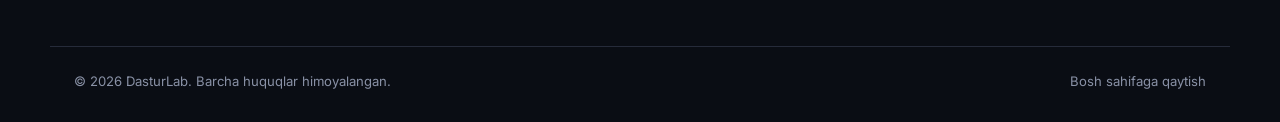
<file: terms.html>
<!DOCTYPE html>
<html lang="uz">
<head>
<meta charset="UTF-8">
<meta name="viewport" content="width=device-width, initial-scale=1">
<title>Foydalanish shartlari — DasturLab</title>
<meta name="description" content="DasturLab xizmatlaridan foydalanish shartlari.">
<link rel="canonical" href="https://dasturlab.example.com/terms.html">
<link href="https://fonts.googleapis.com/css2?family=Space+Grotesk:wght@600;700&family=Inter:wght@400;500;600&display=swap" rel="stylesheet">
<link rel="stylesheet" href="css/style.css">
</head>
<body>
<header class="navbar">
  <div class="container">
    <a href="index.html" class="brand">Dastur<span>Lab</span></a>
    <div class="nav-actions">
      <button class="icon-btn" id="theme-toggle" aria-label="Toggle theme">🌙</button>
      <div class="lang-switch">
        <button id="lang-toggle" aria-haspopup="true">🌐 <span id="lang-label">UZ</span></button>
        <div class="lang-menu" id="lang-menu" role="menu">
          <button data-lang="uz" role="menuitem">O‘zbek</button>
          <button data-lang="ru" role="menuitem">Русский</button>
          <button data-lang="en" role="menuitem">English</button>
        </div>
      </div>
    </div>
  </div>
</header>
<main class="section legal-page">
  <div class="container" style="max-width:760px;">
    <span class="eyebrow">Huquqiy</span>
    <h1>Foydalanish shartlari</h1>
    <p>Ushbu shartlar DasturLab veb-saytidan va xizmatlaridan foydalanish tartibini belgilaydi. Saytdan foydalanish orqali siz ushbu shartlarga rozilik bildirasiz.</p>

    <h2>1. Xizmatlar</h2>
    <p>DasturLab veb-sayt, mobil ilova, Telegram bot, backend/API va AI integratsiyasi bo'yicha buyurtma asosida ishlab chiqish xizmatlarini taqdim etadi. Har bir loyiha alohida shartnoma asosida amalga oshiriladi.</p>

    <h2>2. Buyurtma jarayoni</h2>
    <p>Loyiha aloqa formasi yoki bevosita muloqot orqali muhokama qilinadi, so'ngra ish doirasi, muddat va narx kelishiladi.</p>

    <h2>3. To'lov shartlari</h2>
    <p>To'lov shartlari har bir loyiha uchun alohida kelishiladi va shartnomada belgilanadi.</p>

    <h2>4. Intellektual mulk</h2>
    <p>To'liq to'lov amalga oshirilgandan so'ng, ishlab chiqilgan mahsulotga oid huquqlar shartnomada kelishilgan tarzda mijozga o'tadi.</p>

    <h2>5. Javobgarlik cheklovi</h2>
    <p>DasturLab mijoz tomonidan taqdim etilgan noto'g'ri ma'lumotlar yoki uchinchi tomon xizmatlaridagi uzilishlar natijasida yuzaga kelgan zararlar uchun javobgar emas.</p>

    <h2>6. Bekor qilish</h2>
    <p>Har ikki tomon ham loyihani oldindan yozma ravishda xabardor qilib, shartnomada belgilangan tartibda bekor qilishi mumkin.</p>

    <h2>7. Shartlarning o'zgarishi</h2>
    <p>DasturLab ushbu shartlarni istalgan vaqtda yangilashi mumkin. Yangilangan versiya shu sahifada e'lon qilinadi.</p>

    <h2>8. Bog'lanish</h2>
    <p>Savollar uchun: info@example.com (PLACEHOLDER)</p>
  </div>
</main>
<footer>
  <div class="container footer-bottom">
    <span>© 2026 DasturLab. Barcha huquqlar himoyalangan.</span>
    <a href="index.html">Bosh sahifaga qaytish</a>
  </div>
</footer>
<script src="js/i18n.js"></script>
<script src="js/legal.js"></script>
</body>
</html>
</file>
<file: css/style.css>
/* =========================================================
   DasturLab — Design tokens
   Palette: near-black tech base + single cobalt accent
   Type: Space Grotesk (display) / Inter (body)
   ========================================================= */
:root{
  --bg:#0A0D14;
  --surface:#12151F;
  --surface-2:#171B28;
  --border:#262B3A;
  --text:#E9EAF2;
  --text-muted:#8991A6;
  --accent:#3D5AFE;
  --accent-2:#7B8CFF;
  --accent-soft:rgba(61,90,254,.14);
  --success:#33C17E;
  --error:#F0555A;
  --radius-sm:8px;
  --radius:14px;
  --radius-lg:22px;
  --shadow:0 20px 60px -20px rgba(0,0,0,.5);
  --container:1180px;
  --font-display:'Space Grotesk', 'Inter', sans-serif;
  --font-body:'Inter', sans-serif;
}
[data-theme="light"]{
  --bg:#F6F7FB;
  --surface:#FFFFFF;
  --surface-2:#EEF0F7;
  --border:#DEE1EC;
  --text:#12151F;
  --text-muted:#5A6178;
  --accent-soft:rgba(61,90,254,.10);
  --shadow:0 20px 50px -25px rgba(20,25,50,.25);
}

*,*::before,*::after{box-sizing:border-box;}
html{scroll-behavior:smooth;}
@media (prefers-reduced-motion: reduce){
  html{scroll-behavior:auto;}
  *,*::before,*::after{animation-duration:.01ms !important; animation-iteration-count:1 !important; transition-duration:.01ms !important; scroll-behavior:auto !important;}
}
body{
  margin:0;
  background:var(--bg);
  color:var(--text);
  font-family:var(--font-body);
  font-size:16px;
  line-height:1.6;
  -webkit-font-smoothing:antialiased;
  overflow-x:hidden;
  transition:background .3s ease, color .3s ease;
}
h1,h2,h3,h4{
  font-family:var(--font-display);
  font-weight:600;
  line-height:1.15;
  margin:0 0 .5em;
  letter-spacing:-.01em;
}
p{margin:0 0 1em; color:var(--text-muted); max-width:62ch;}
a{color:inherit; text-decoration:none;}
img{max-width:100%; display:block;}
button{font-family:inherit; cursor:pointer;}
ul{margin:0; padding:0; list-style:none;}
:focus-visible{outline:2px solid var(--accent); outline-offset:3px; border-radius:4px;}

.container{max-width:var(--container); margin:0 auto; padding:0 24px;}
.section{padding:112px 0;}
@media (max-width:768px){.section{padding:72px 0;}}

.eyebrow{color:var(--accent); font-size:.85rem; font-weight:600; margin-bottom:12px; display:block;}
.section-head{max-width:640px; margin-bottom:56px;}
.section-head h2{font-size:clamp(1.9rem,3.2vw,2.6rem);}

.btn{
  display:inline-flex; align-items:center; justify-content:center; gap:8px;
  padding:14px 26px; border-radius:999px; font-weight:600; font-size:.95rem;
  border:1px solid transparent; transition:transform .18s ease, box-shadow .18s ease, background .18s ease, border-color .18s ease;
  white-space:nowrap;
}
.btn:active{transform:scale(.97);}
.btn-primary{background:var(--accent); color:#fff; box-shadow:0 12px 30px -10px rgba(61,90,254,.6);}
.btn-primary:hover{box-shadow:0 16px 36px -8px rgba(61,90,254,.75); transform:translateY(-2px);}
.btn-ghost{background:transparent; color:var(--text); border-color:var(--border);}
.btn-ghost:hover{border-color:var(--accent); color:var(--accent);}
.btn-block{width:100%;}
.btn[disabled]{opacity:.6; cursor:not-allowed; transform:none;}

.card{
  background:var(--surface); border:1px solid var(--border); border-radius:var(--radius);
  padding:28px; transition:border-color .2s ease, transform .2s ease;
}
.card:hover{border-color:var(--accent); transform:translateY(-4px);}

.grid{display:grid; gap:24px;}
.grid-2{grid-template-columns:repeat(2,1fr);}
.grid-3{grid-template-columns:repeat(3,1fr);}
.grid-4{grid-template-columns:repeat(4,1fr);}
@media (max-width:980px){.grid-3,.grid-4{grid-template-columns:repeat(2,1fr);}}
@media (max-width:640px){.grid-2,.grid-3,.grid-4{grid-template-columns:1fr;}}

.reveal{opacity:0; transform:translateY(18px); transition:opacity .6s ease, transform .6s ease;}
.reveal.is-visible{opacity:1; transform:translateY(0);}

/* ---------- Loading screen ---------- */
#loading-screen{
  position:fixed; inset:0; background:var(--bg); z-index:9999;
  display:flex; align-items:center; justify-content:center; flex-direction:column; gap:14px;
  transition:opacity .5s ease, visibility .5s ease;
}
#loading-screen.hide{opacity:0; visibility:hidden; pointer-events:none;}
.loader-mark{font-family:var(--font-display); font-size:1.6rem; font-weight:700; letter-spacing:-.02em;}
.loader-bar{width:160px; height:2px; background:var(--border); border-radius:2px; overflow:hidden;}
.loader-bar span{display:block; height:100%; width:40%; background:var(--accent); animation:loaderMove 1s ease-in-out infinite;}
@keyframes loaderMove{0%{transform:translateX(-100%);}100%{transform:translateX(350%);}}

/* ---------- Navbar ---------- */
.navbar{
  position:sticky; top:0; z-index:500; backdrop-filter:blur(14px) saturate(140%);
  background:color-mix(in srgb, var(--bg) 78%, transparent); border-bottom:1px solid var(--border);
}
.navbar .container{display:flex; align-items:center; justify-content:space-between; height:76px;}
.brand{font-family:var(--font-display); font-weight:700; font-size:1.25rem;}
.brand span{color:var(--accent);}
.nav-links{display:flex; align-items:center; gap:30px;}
.nav-links a{font-size:.94rem; color:var(--text-muted); transition:color .18s ease; position:relative;}
.nav-links a:hover, .nav-links a.active{color:var(--text);}
.nav-actions{display:flex; align-items:center; gap:10px;}
.icon-btn{
  width:40px; height:40px; border-radius:50%; background:var(--surface); border:1px solid var(--border);
  display:flex; align-items:center; justify-content:center; color:var(--text); transition:border-color .2s ease;
}
.icon-btn:hover{border-color:var(--accent);}
.lang-switch{position:relative;}
.lang-switch button{
  background:var(--surface); border:1px solid var(--border); color:var(--text); border-radius:999px;
  padding:9px 14px; font-size:.85rem; font-weight:600; display:flex; align-items:center; gap:6px;
}
.lang-menu{
  position:absolute; right:0; top:calc(100% + 8px); background:var(--surface); border:1px solid var(--border);
  border-radius:var(--radius-sm); box-shadow:var(--shadow); min-width:130px; overflow:hidden;
  opacity:0; visibility:hidden; transform:translateY(-6px); transition:all .18s ease;
}
.lang-menu.open{opacity:1; visibility:visible; transform:translateY(0);}
.lang-menu button{width:100%; text-align:left; background:none; border:none; padding:10px 14px; font-size:.88rem; color:var(--text);}
.lang-menu button:hover{background:var(--surface-2);}
.hamburger{display:none; width:40px; height:40px; border-radius:50%; background:var(--surface); border:1px solid var(--border); align-items:center; justify-content:center;}
.hamburger span, .hamburger span::before, .hamburger span::after{
  content:''; display:block; width:18px; height:2px; background:var(--text); position:relative; transition:.2s;
}
.hamburger span::before{position:absolute; top:-6px;}
.hamburger span::after{position:absolute; top:6px;}
.hamburger.open span{background:transparent;}
.hamburger.open span::before{transform:rotate(45deg); top:0;}
.hamburger.open span::after{transform:rotate(-45deg); top:0;}

.mobile-panel{
  position:fixed; inset:76px 0 0 0; background:var(--bg); z-index:400; padding:32px 24px;
  transform:translateY(-12px); opacity:0; visibility:hidden; transition:all .25s ease; overflow-y:auto;
}
.mobile-panel.open{transform:translateY(0); opacity:1; visibility:visible;}
.mobile-panel a{display:block; padding:16px 0; font-size:1.2rem; border-bottom:1px solid var(--border);}
.mobile-panel .btn{margin-top:24px;}

@media (max-width:900px){
  .nav-links{display:none;}
  .hamburger{display:flex;}
}

/* ---------- Hero ---------- */
.hero{position:relative; padding:120px 0 100px; overflow:hidden;}
.hero .container{display:grid; grid-template-columns:1.1fr .9fr; gap:48px; align-items:center;}
@media (max-width:980px){.hero .container{grid-template-columns:1fr;}}
.hero h1{font-size:clamp(2.2rem,5vw,3.6rem);}
.hero-actions{display:flex; gap:14px; margin-top:32px; flex-wrap:wrap;}
.hero-visual{position:relative; aspect-ratio:1/1; border-radius:var(--radius-lg); background:var(--surface); border:1px solid var(--border); overflow:hidden;}
.hero-visual canvas{position:absolute; inset:0; width:100%; height:100%;}
.hero-visual::after{content:''; position:absolute; inset:0; background:radial-gradient(circle at 30% 20%, var(--accent-soft), transparent 60%);}
.hero-code{position:absolute; bottom:20px; left:20px; right:20px; background:color-mix(in srgb, var(--bg) 70%, transparent); border:1px solid var(--border); border-radius:var(--radius-sm); padding:14px 16px; font-family:monospace; font-size:.78rem; color:var(--accent-2); backdrop-filter:blur(6px);}

/* ---------- Stats ---------- */
.stats{border-top:1px solid var(--border); border-bottom:1px solid var(--border);}
.stats .grid-4{text-align:center;}
.stat-num{font-family:var(--font-display); font-size:clamp(2rem,4vw,2.8rem); font-weight:700; color:var(--accent);}
.stat-label{color:var(--text-muted); font-size:.92rem;}

/* ---------- Timeline / Process (genuine sequences → numbered) ---------- */
.timeline{position:relative; padding-left:26px; border-left:1px solid var(--border);}
.timeline-item{position:relative; padding-bottom:36px;}
.timeline-item:last-child{padding-bottom:0;}
.timeline-item::before{content:''; position:absolute; left:-31px; top:4px; width:10px; height:10px; border-radius:50%; background:var(--accent); box-shadow:0 0 0 4px var(--accent-soft);}
.timeline-year{font-family:var(--font-display); font-weight:700; color:var(--accent);}

.process-grid{display:grid; grid-template-columns:repeat(4,1fr); gap:20px;}
@media (max-width:980px){.process-grid{grid-template-columns:repeat(2,1fr);}}
@media (max-width:560px){.process-grid{grid-template-columns:1fr;}}
.process-step .step-num{font-family:var(--font-display); font-size:1.6rem; color:var(--accent); font-weight:700;}

/* ---------- Values ---------- */
.value-pill{display:flex; align-items:center; gap:14px; padding:18px 20px; background:var(--surface); border:1px solid var(--border); border-radius:var(--radius-sm);}
.value-pill .dot{width:8px; height:8px; border-radius:50%; background:var(--accent); flex-shrink:0;}

/* ---------- Service / project / tech cards ---------- */
.service-card .icon{font-size:1.8rem; margin-bottom:14px;}
.tag{display:inline-block; font-size:.76rem; padding:4px 10px; border-radius:999px; background:var(--surface-2); color:var(--text-muted); margin:3px 4px 0 0;}
.card-actions{display:flex; gap:10px; margin-top:18px;}
.card-actions .btn{padding:10px 18px; font-size:.85rem;}

.project-card{overflow:hidden; padding:0;}
.project-thumb{aspect-ratio:16/10; background:linear-gradient(135deg, var(--surface-2), var(--surface)); display:flex; align-items:center; justify-content:center; font-family:var(--font-display); font-size:1.4rem; color:var(--text-muted); border-bottom:1px solid var(--border);}
.project-body{padding:24px;}
.project-cat{color:var(--accent); font-size:.8rem; font-weight:600;}

.filter-bar{display:flex; gap:10px; flex-wrap:wrap; margin-bottom:36px;}
.filter-btn{padding:9px 18px; border-radius:999px; background:var(--surface); border:1px solid var(--border); color:var(--text-muted); font-size:.88rem; font-weight:600;}
.filter-btn.active{background:var(--accent); color:#fff; border-color:var(--accent);}

.tech-card{display:flex; flex-direction:column; align-items:center; justify-content:center; gap:10px; padding:22px 10px; text-align:center;}
.tech-card .tech-name{font-size:.85rem; color:var(--text-muted);}

/* ---------- Team ---------- */
.team-card{text-align:left;}
.avatar-ph{width:76px; height:76px; border-radius:50%; background:var(--surface-2); border:1px solid var(--border); display:flex; align-items:center; justify-content:center; font-family:var(--font-display); font-weight:700; font-size:1.3rem; color:var(--accent); margin-bottom:16px;}
.team-skills{margin:12px 0 16px;}
.team-links{display:flex; gap:10px;}
.team-links a{width:36px; height:36px; border-radius:50%; background:var(--surface-2); display:flex; align-items:center; justify-content:center; font-size:.85rem; border:1px solid var(--border);}
.team-links a:hover{border-color:var(--accent); color:var(--accent);}

/* ---------- Testimonials ---------- */
.testimonial-card .stars{color:var(--accent); margin-bottom:10px; letter-spacing:2px;}
.testi-person{display:flex; align-items:center; gap:12px; margin-top:16px;}
.testi-avatar{width:44px; height:44px; border-radius:50%; background:var(--surface-2); display:flex; align-items:center; justify-content:center; font-weight:700; color:var(--accent); font-family:var(--font-display);}
.testi-note{font-size:.78rem; color:var(--text-muted); margin-top:28px; border-top:1px dashed var(--border); padding-top:16px;}

/* ---------- Blog ---------- */
.blog-thumb{aspect-ratio:16/9; background:linear-gradient(135deg,var(--surface-2),var(--surface)); border-bottom:1px solid var(--border); display:flex; align-items:center; justify-content:center; color:var(--text-muted); font-size:.85rem;}
.blog-meta{display:flex; gap:14px; font-size:.78rem; color:var(--text-muted); margin:10px 0;}

/* ---------- Contact ---------- */
.contact-wrap{display:grid; grid-template-columns:1fr 1fr; gap:56px;}
@media (max-width:900px){.contact-wrap{grid-template-columns:1fr;}}
.form-row{margin-bottom:18px;}
.form-row label{display:block; font-size:.85rem; margin-bottom:8px; color:var(--text-muted); font-weight:600;}
.form-row input, .form-row select, .form-row textarea{
  width:100%; padding:13px 16px; border-radius:var(--radius-sm); background:var(--surface); border:1px solid var(--border);
  color:var(--text); font-family:inherit; font-size:.95rem; transition:border-color .18s ease;
}
.form-row input:focus, .form-row select:focus, .form-row textarea:focus{border-color:var(--accent);}
.form-row.invalid input, .form-row.invalid textarea{border-color:var(--error);}
.form-error{color:var(--error); font-size:.78rem; margin-top:6px; display:none;}
.form-row.invalid .form-error{display:block;}
.form-status{margin-top:16px; padding:14px 16px; border-radius:var(--radius-sm); font-size:.9rem; display:none;}
.form-status.show{display:block;}
.form-status.success{background:rgba(51,193,126,.12); color:var(--success); border:1px solid rgba(51,193,126,.3);}
.form-status.error{background:rgba(240,85,90,.12); color:var(--error); border:1px solid rgba(240,85,90,.3);}
.contact-cards{display:flex; flex-direction:column; gap:14px;}
.contact-pill{display:flex; align-items:center; gap:14px; padding:16px 18px; background:var(--surface); border:1px solid var(--border); border-radius:var(--radius-sm);}
.contact-pill .ic{width:40px; height:40px; border-radius:50%; background:var(--accent-soft); color:var(--accent); display:flex; align-items:center; justify-content:center; flex-shrink:0;}

/* ---------- CTA ---------- */
.cta-section{background:linear-gradient(135deg, var(--surface), var(--surface-2)); border-top:1px solid var(--border); border-bottom:1px solid var(--border); text-align:center;}
.cta-section h2{font-size:clamp(2rem,4vw,3rem);}
.cta-section .btn{margin-top:24px;}

/* ---------- Footer ---------- */
footer{padding:80px 0 30px; border-top:1px solid var(--border);}
.footer-grid{display:grid; grid-template-columns:2fr 1fr 1fr 1fr; gap:40px; margin-bottom:56px;}
@media (max-width:900px){.footer-grid{grid-template-columns:1fr 1fr;}}
@media (max-width:560px){.footer-grid{grid-template-columns:1fr;}}
.footer-grid h4{font-size:.9rem; margin-bottom:16px;}
.footer-grid ul li{margin-bottom:10px;}
.footer-grid a{color:var(--text-muted); font-size:.9rem;}
.footer-grid a:hover{color:var(--accent);}
.footer-bottom{display:flex; justify-content:space-between; align-items:center; flex-wrap:wrap; gap:12px; padding-top:24px; border-top:1px solid var(--border); font-size:.82rem; color:var(--text-muted);}
.footer-bottom a{color:var(--text-muted);}
.footer-bottom a:hover{color:var(--accent);}

/* ---------- 404 ---------- */
.notfound{min-height:80vh; display:flex; flex-direction:column; align-items:center; justify-content:center; text-align:center; padding:40px 24px;}
.notfound .code{font-family:var(--font-display); font-size:clamp(4rem,14vw,8rem); font-weight:700; color:var(--accent); line-height:1;}

/* ---------- Legal pages ---------- */
.legal-page h2{margin-top:2em;}
.legal-page ul{list-style:disc; padding-left:1.4em; margin-bottom:1em;}
.legal-page li{color:var(--text-muted); margin-bottom:.4em;}

/* cookie banner */
.cookie-banner{
  position:fixed; left:20px; right:20px; bottom:20px; z-index:600; background:var(--surface); border:1px solid var(--border);
  border-radius:var(--radius); padding:20px 24px; display:flex; gap:18px; align-items:center; flex-wrap:wrap; box-shadow:var(--shadow);
  transform:translateY(140%); transition:transform .35s ease;
}
.cookie-banner.show{transform:translateY(0);}
.cookie-banner p{margin:0; font-size:.88rem;}
.cookie-actions{display:flex; gap:10px; margin-left:auto;}
@media (max-width:640px){.cookie-actions{margin-left:0; width:100%;}}
</file>
